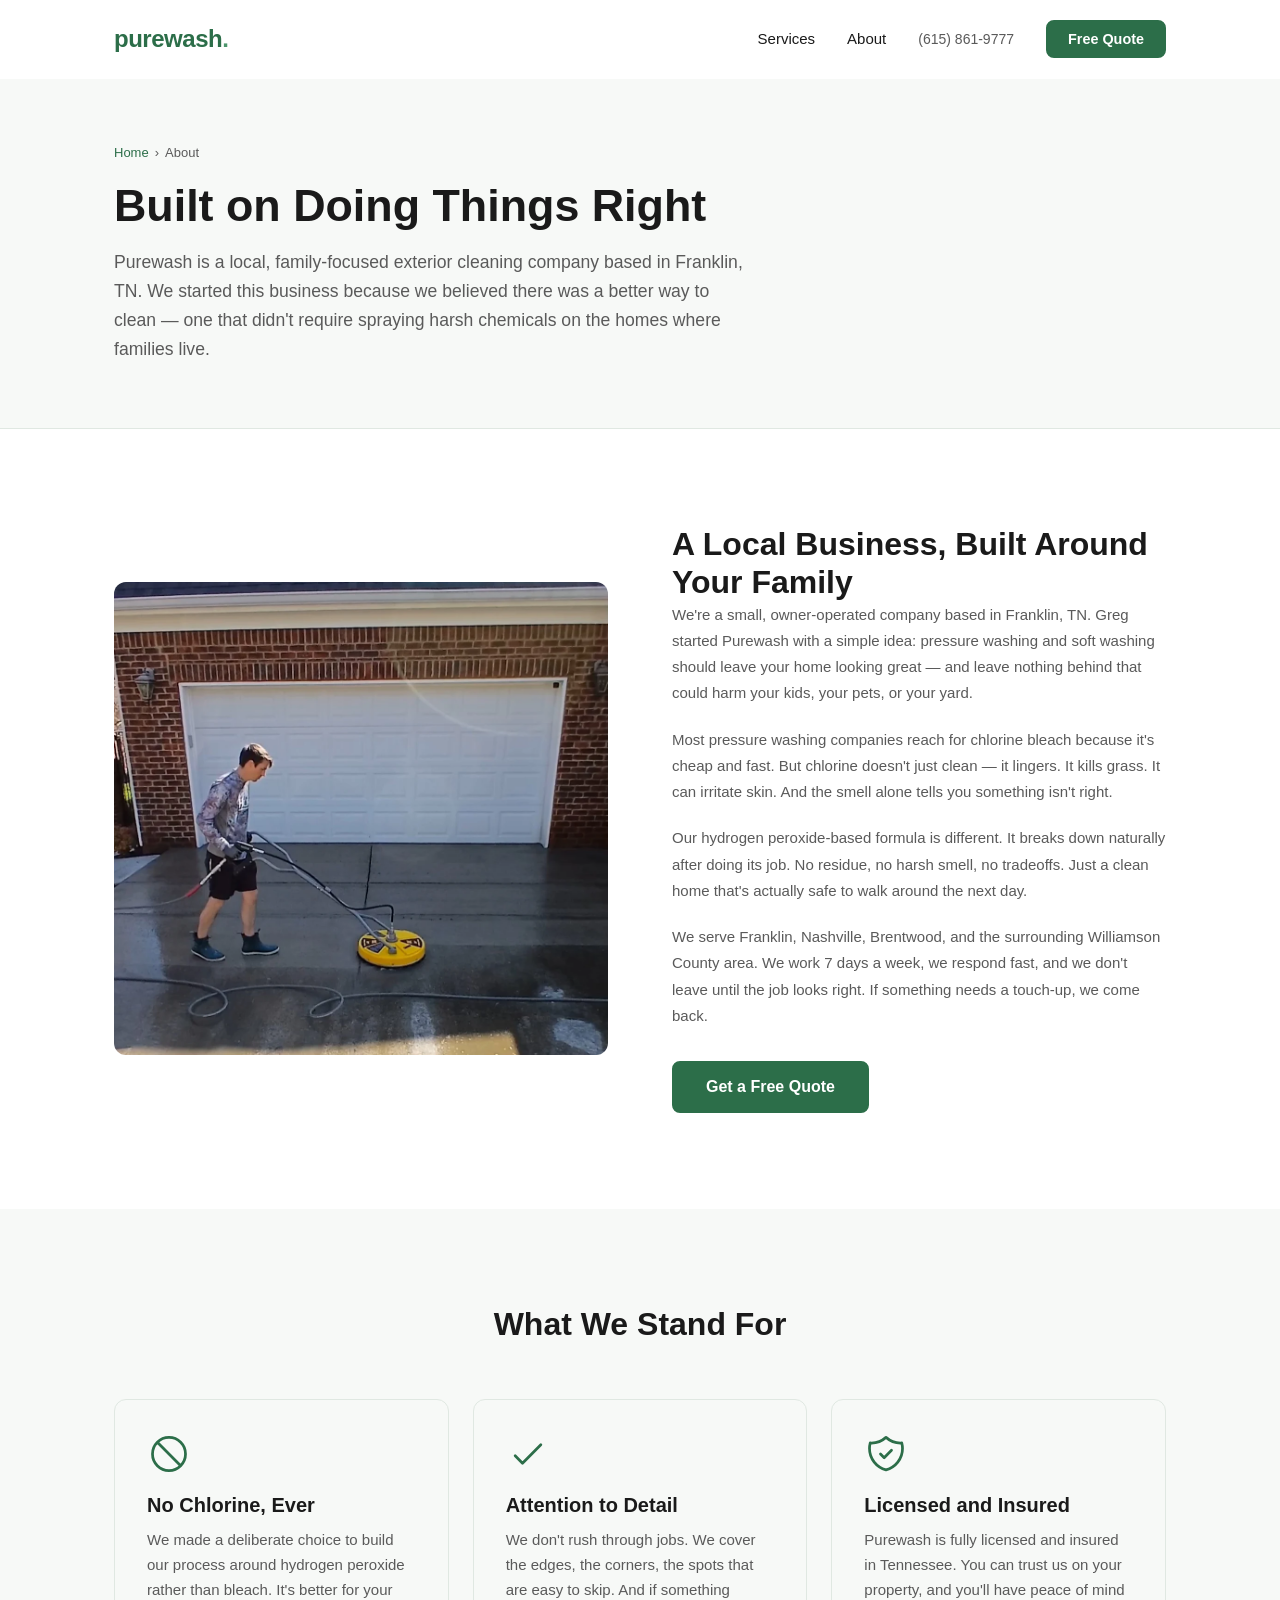
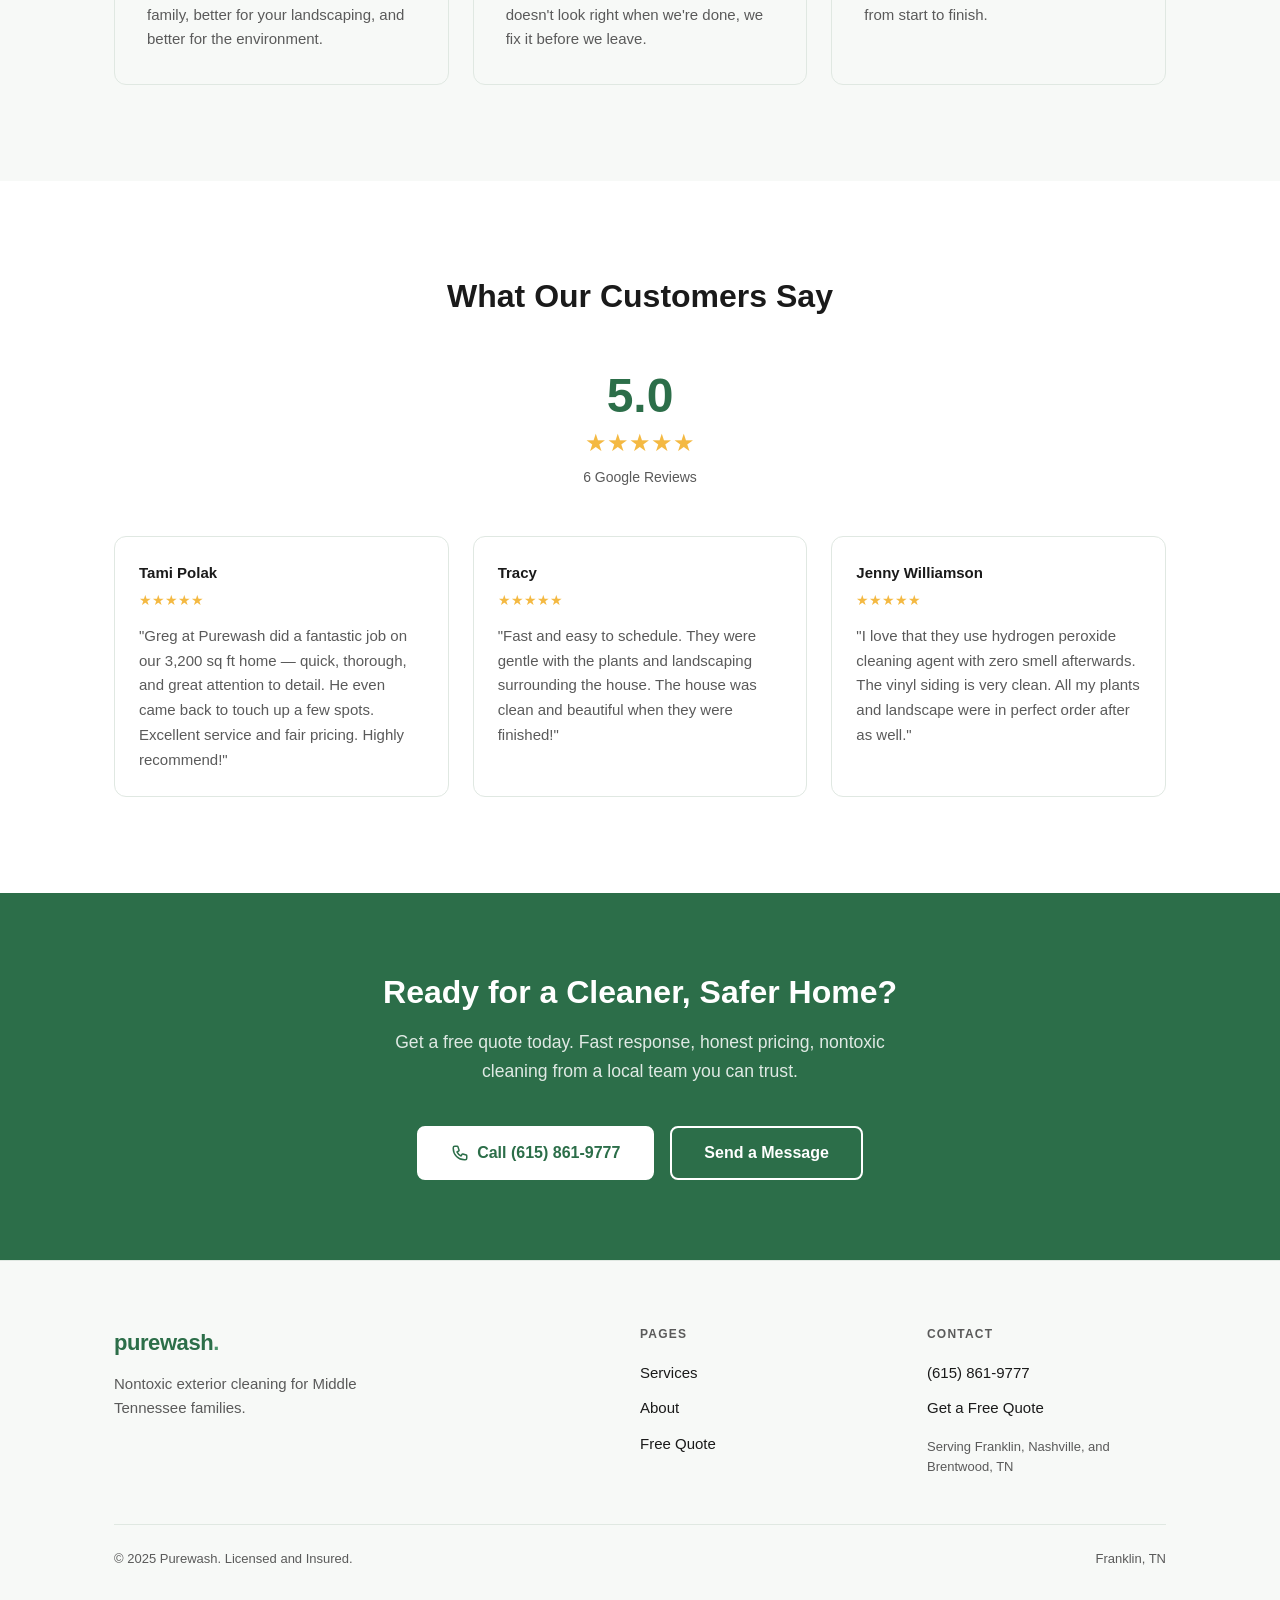
<file: about.html>
<!DOCTYPE html>
<html lang="en">
<head>
  <meta charset="UTF-8">
  <meta name="viewport" content="width=device-width, initial-scale=1">
  <title>About Purewash | Nontoxic Pressure Washing, Franklin TN</title>
  <meta name="description" content="Purewash is a family-focused, nontoxic exterior cleaning company serving Franklin, Nashville, and Brentwood TN. Licensed, insured, and built on doing things right.">
  <link rel="canonical" href="https://purewash.com/about/">
  <link rel="stylesheet" href="css/style.css">
</head>
<body>

<header class="site-header" id="site-header">
  <div class="header-inner">
    <a href="/" class="logo">purewash<span class="dot">.</span></a>
    <nav class="desktop-nav" aria-label="Main navigation">
      <a href="/services/">Services</a>
      <a href="/about/">About</a>
      <span class="header-phone">(615) 861-9777</span>
      <a href="/free-quote/" class="btn btn-primary">Free Quote</a>
    </nav>
    <button class="hamburger" id="hamburger" aria-label="Toggle navigation" aria-expanded="false">
      <span></span><span></span><span></span>
    </button>
  </div>
  <nav class="mobile-nav" id="mobile-nav" aria-label="Mobile navigation">
    <a href="/services/">Services</a>
    <a href="/about/">About</a>
    <a href="tel:6158619777">(615) 861-9777</a>
    <a href="/free-quote/" class="btn btn-primary">Free Quote</a>
  </nav>
</header>

<div class="page-hero">
  <div class="container">
    <div class="breadcrumb">
      <a href="/">Home</a>
      <span>›</span>
      <span>About</span>
    </div>
    <h1>Built on Doing Things Right</h1>
    <p class="page-hero-sub">Purewash is a local, family-focused exterior cleaning company based in Franklin, TN. We started this business because we believed there was a better way to clean — one that didn't require spraying harsh chemicals on the homes where families live.</p>
  </div>
</div>

<!-- Intro -->
<section class="section">
  <div class="container">
    <div class="about-intro">
      <div>
        <div class="img-slot img-slot--md">
          <img src="images/owner.webp" alt="Greg, owner of Purewash pressure washing in Franklin TN" loading="lazy" style="min-height:320px;">
        </div>
      </div>
      <div class="about-body">
        <h2>A Local Business, Built Around Your Family</h2>
        <p>We're a small, owner-operated company based in Franklin, TN. Greg started Purewash with a simple idea: pressure washing and soft washing should leave your home looking great — and leave nothing behind that could harm your kids, your pets, or your yard.</p>
        <p>Most pressure washing companies reach for chlorine bleach because it's cheap and fast. But chlorine doesn't just clean — it lingers. It kills grass. It can irritate skin. And the smell alone tells you something isn't right.</p>
        <p>Our hydrogen peroxide-based formula is different. It breaks down naturally after doing its job. No residue, no harsh smell, no tradeoffs. Just a clean home that's actually safe to walk around the next day.</p>
        <p>We serve Franklin, Nashville, Brentwood, and the surrounding Williamson County area. We work 7 days a week, we respond fast, and we don't leave until the job looks right. If something needs a touch-up, we come back.</p>
        <div style="margin-top:32px;">
          <a href="/free-quote/" class="btn btn-primary">Get a Free Quote</a>
        </div>
      </div>
    </div>
  </div>
</section>

<!-- Values -->
<section class="section-soft">
  <div class="container">
    <div class="section-header">
      <h2>What We Stand For</h2>
    </div>
    <div class="about-values">
      <div class="value-card">
        <div class="value-icon">
          <svg xmlns="http://www.w3.org/2000/svg" width="44" height="44" fill="none" viewBox="0 0 24 24" stroke="currentColor" stroke-width="1.5" aria-hidden="true"><path stroke-linecap="round" stroke-linejoin="round" d="M18.364 18.364A9 9 0 005.636 5.636m12.728 12.728A9 9 0 015.636 5.636m12.728 12.728L5.636 5.636"/></svg>
        </div>
        <h3>No Chlorine, Ever</h3>
        <p>We made a deliberate choice to build our process around hydrogen peroxide rather than bleach. It's better for your family, better for your landscaping, and better for the environment.</p>
      </div>
      <div class="value-card">
        <div class="value-icon">
          <svg xmlns="http://www.w3.org/2000/svg" width="44" height="44" fill="none" viewBox="0 0 24 24" stroke="currentColor" stroke-width="1.5" aria-hidden="true"><path stroke-linecap="round" stroke-linejoin="round" d="M5 13l4 4L19 7"/></svg>
        </div>
        <h3>Attention to Detail</h3>
        <p>We don't rush through jobs. We cover the edges, the corners, the spots that are easy to skip. And if something doesn't look right when we're done, we fix it before we leave.</p>
      </div>
      <div class="value-card">
        <div class="value-icon">
          <svg xmlns="http://www.w3.org/2000/svg" width="44" height="44" fill="none" viewBox="0 0 24 24" stroke="currentColor" stroke-width="1.5" aria-hidden="true"><path stroke-linecap="round" stroke-linejoin="round" d="M9 12l2 2 4-4m5.618-4.016A11.955 11.955 0 0112 2.944a11.955 11.955 0 01-8.618 3.04A12.02 12.02 0 003 9c0 5.591 3.824 10.29 9 11.622 5.176-1.332 9-6.03 9-11.622 0-1.042-.133-2.052-.382-3.016z"/></svg>
        </div>
        <h3>Licensed and Insured</h3>
        <p>Purewash is fully licensed and insured in Tennessee. You can trust us on your property, and you'll have peace of mind from start to finish.</p>
      </div>
    </div>
  </div>
</section>

<!-- Reviews -->
<section class="section">
  <div class="container">
    <div class="section-header">
      <h2>What Our Customers Say</h2>
    </div>
    <div class="reviews-badge">
      <div class="reviews-number">5.0</div>
      <div class="reviews-stars-large">★★★★★</div>
      <div class="reviews-count">6 Google Reviews</div>
    </div>
    <div class="reviews-grid">
      <div class="review-card">
        <p class="review-name">Tami Polak</p>
        <p class="review-stars">★★★★★</p>
        <p class="review-text">"Greg at Purewash did a fantastic job on our 3,200 sq ft home — quick, thorough, and great attention to detail. He even came back to touch up a few spots. Excellent service and fair pricing. Highly recommend!"</p>
      </div>
      <div class="review-card">
        <p class="review-name">Tracy</p>
        <p class="review-stars">★★★★★</p>
        <p class="review-text">"Fast and easy to schedule. They were gentle with the plants and landscaping surrounding the house. The house was clean and beautiful when they were finished!"</p>
      </div>
      <div class="review-card">
        <p class="review-name">Jenny Williamson</p>
        <p class="review-stars">★★★★★</p>
        <p class="review-text">"I love that they use hydrogen peroxide cleaning agent with zero smell afterwards. The vinyl siding is very clean. All my plants and landscape were in perfect order after as well."</p>
      </div>
    </div>
  </div>
</section>

<!-- Final CTA -->
<section class="final-cta">
  <h2>Ready for a Cleaner, Safer Home?</h2>
  <p class="final-cta-sub">Get a free quote today. Fast response, honest pricing, nontoxic cleaning from a local team you can trust.</p>
  <div class="final-cta-buttons">
    <a href="tel:6158619777" class="btn btn-white">
      <svg xmlns="http://www.w3.org/2000/svg" width="18" height="18" fill="none" viewBox="0 0 24 24" stroke="currentColor" stroke-width="2" aria-hidden="true"><path stroke-linecap="round" stroke-linejoin="round" d="M3 5a2 2 0 012-2h3.28a1 1 0 01.948.684l1.498 4.493a1 1 0 01-.502 1.21l-2.257 1.13a11.042 11.042 0 005.516 5.516l1.13-2.257a1 1 0 011.21-.502l4.493 1.498a1 1 0 01.684.949V19a2 2 0 01-2 2h-1C9.716 21 3 14.284 3 6V5z"/></svg>
      Call (615) 861-9777
    </a>
    <a href="/free-quote/" class="btn btn-outline-white">Send a Message</a>
  </div>
</section>

<footer class="site-footer">
  <div class="container">
    <div class="footer-grid">
      <div>
        <a href="/" class="footer-logo">purewash<span class="dot">.</span></a>
        <p class="footer-tagline">Nontoxic exterior cleaning for Middle Tennessee families.</p>
      </div>
      <div class="footer-col">
        <h4>Pages</h4>
        <ul>
          <li><a href="/services/">Services</a></li>
          <li><a href="/about/">About</a></li>
          <li><a href="/free-quote/">Free Quote</a></li>
        </ul>
      </div>
      <div class="footer-col">
        <h4>Contact</h4>
        <ul>
          <li><a href="tel:6158619777">(615) 861-9777</a></li>
          <li><a href="/free-quote/">Get a Free Quote</a></li>
        </ul>
        <p class="footer-service-area">Serving Franklin, Nashville, and Brentwood, TN</p>
      </div>
    </div>
    <div class="footer-bottom">
      <p>© 2025 Purewash. Licensed and Insured.</p>
      <p>Franklin, TN</p>
    </div>
  </div>
</footer>

<script src="js/main.js"></script>
</body>
</html>
</file>
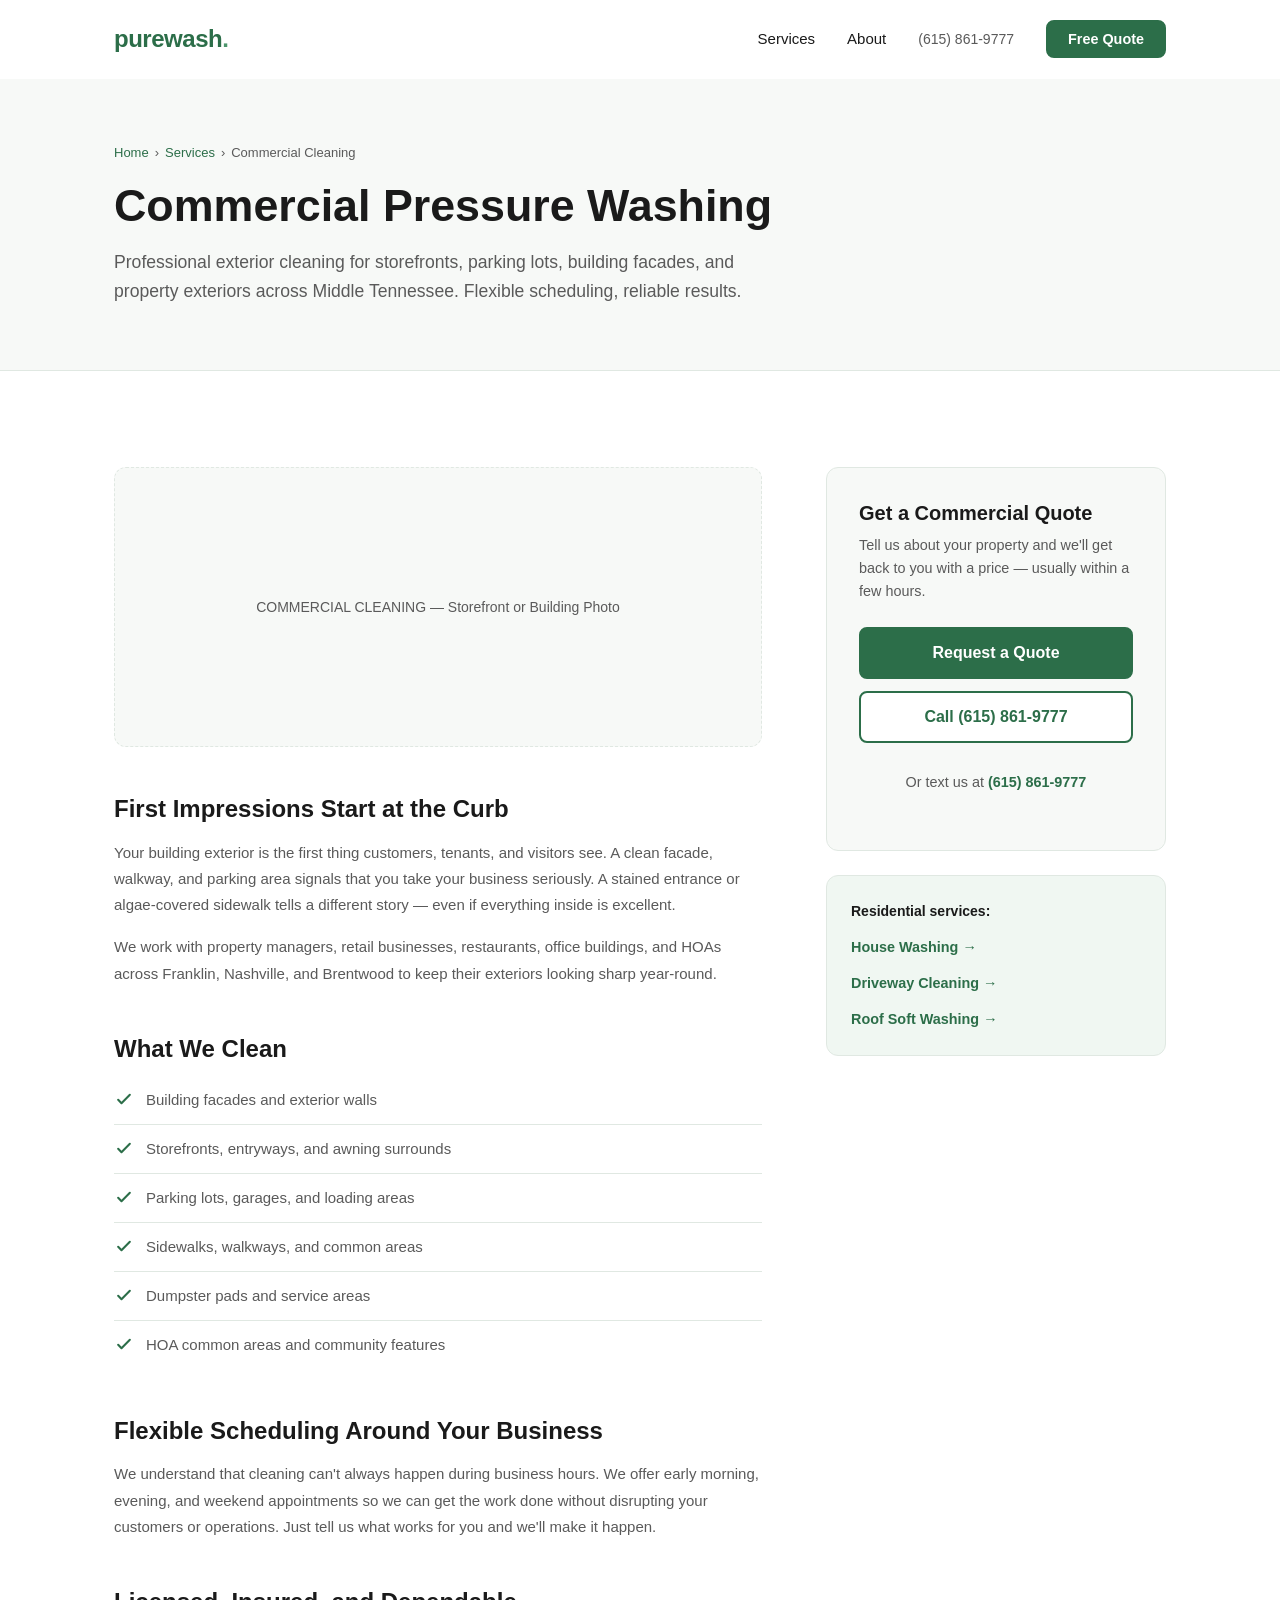
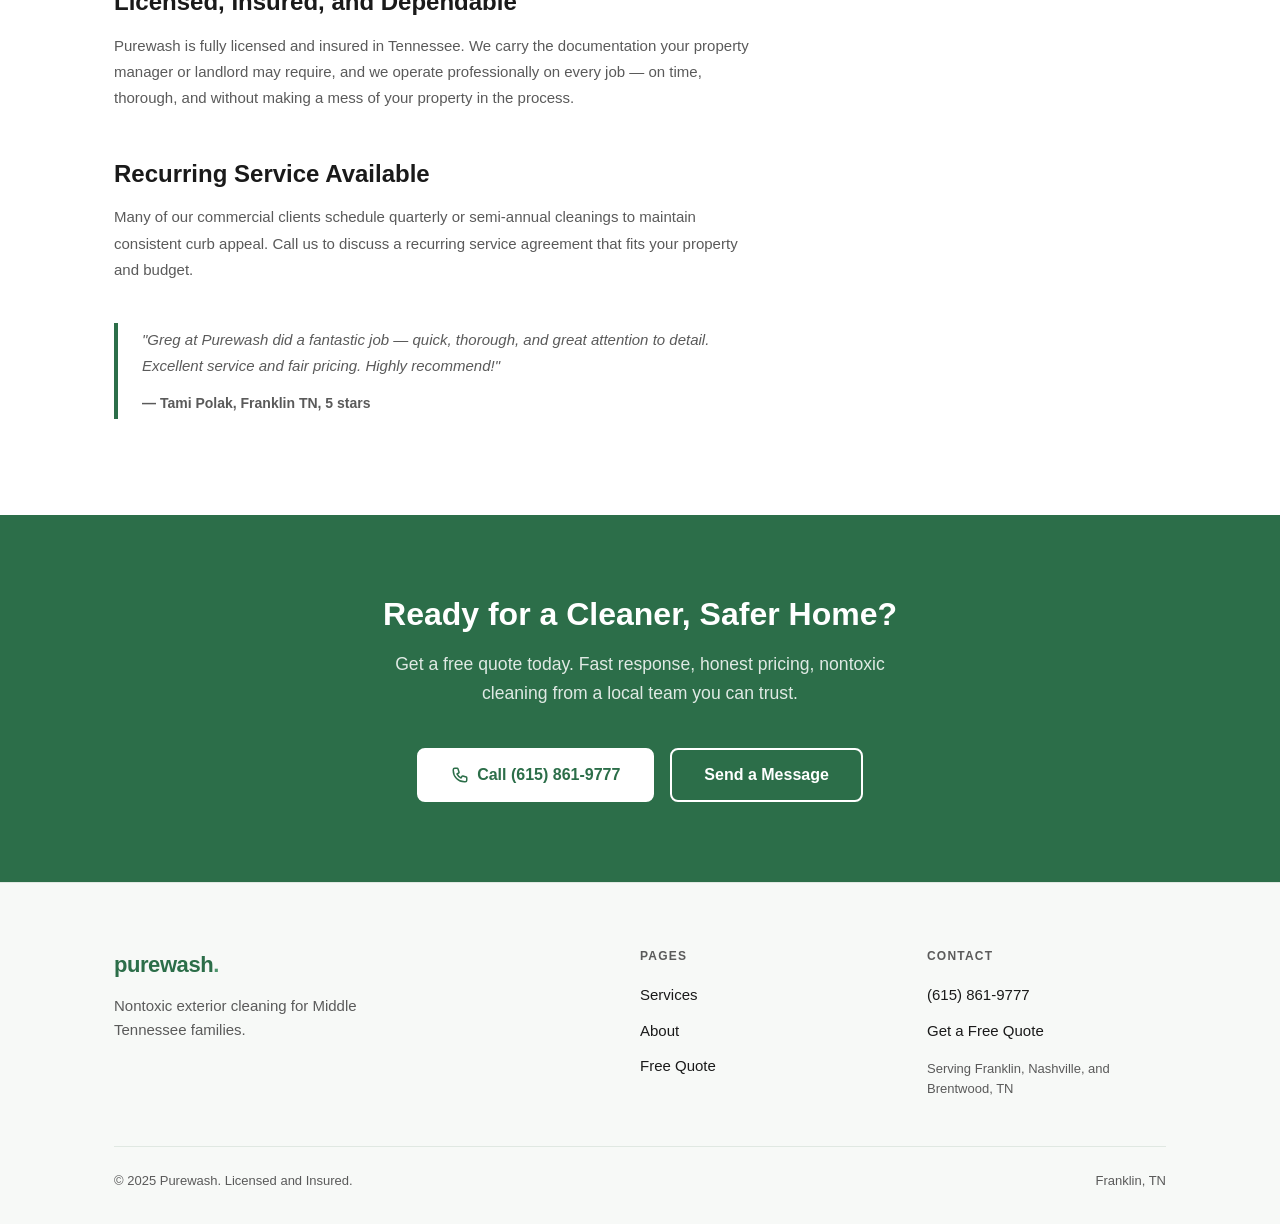
<file: commercial-cleaning.html>
<!DOCTYPE html>
<html lang="en">
<head>
  <meta charset="UTF-8">
  <meta name="viewport" content="width=device-width, initial-scale=1">
  <title>Commercial Pressure Washing in Franklin &amp; Nashville TN | Purewash</title>
  <meta name="description" content="Exterior cleaning for storefronts, parking lots, and buildings in Middle Tennessee. Professional results, flexible scheduling, licensed and insured.">
  <link rel="canonical" href="https://purewash.com/commercial-cleaning/">
  <link rel="stylesheet" href="css/style.css">
</head>
<body>

<header class="site-header" id="site-header">
  <div class="header-inner">
    <a href="/" class="logo">purewash<span class="dot">.</span></a>
    <nav class="desktop-nav" aria-label="Main navigation">
      <a href="/services/">Services</a>
      <a href="/about/">About</a>
      <span class="header-phone">(615) 861-9777</span>
      <a href="/free-quote/" class="btn btn-primary">Free Quote</a>
    </nav>
    <button class="hamburger" id="hamburger" aria-label="Toggle navigation" aria-expanded="false">
      <span></span><span></span><span></span>
    </button>
  </div>
  <nav class="mobile-nav" id="mobile-nav" aria-label="Mobile navigation">
    <a href="/services/">Services</a>
    <a href="/about/">About</a>
    <a href="tel:6158619777">(615) 861-9777</a>
    <a href="/free-quote/" class="btn btn-primary">Free Quote</a>
  </nav>
</header>

<div class="page-hero">
  <div class="container">
    <div class="breadcrumb">
      <a href="/">Home</a>
      <span>›</span>
      <a href="/services/">Services</a>
      <span>›</span>
      <span>Commercial Cleaning</span>
    </div>
    <h1>Commercial Pressure Washing</h1>
    <p class="page-hero-sub">Professional exterior cleaning for storefronts, parking lots, building facades, and property exteriors across Middle Tennessee. Flexible scheduling, reliable results.</p>
  </div>
</div>

<section class="section">
  <div class="container">
    <div class="service-page-layout">

      <div class="service-body">

        <div class="img-placeholder img-placeholder--md" style="margin-bottom:48px;">
          COMMERCIAL CLEANING — Storefront or Building Photo
        </div>

        <h2>First Impressions Start at the Curb</h2>
        <p>Your building exterior is the first thing customers, tenants, and visitors see. A clean facade, walkway, and parking area signals that you take your business seriously. A stained entrance or algae-covered sidewalk tells a different story — even if everything inside is excellent.</p>
        <p>We work with property managers, retail businesses, restaurants, office buildings, and HOAs across Franklin, Nashville, and Brentwood to keep their exteriors looking sharp year-round.</p>

        <h2>What We Clean</h2>
        <ul class="feature-list">
          <li>
            <svg class="check-icon" xmlns="http://www.w3.org/2000/svg" fill="none" viewBox="0 0 24 24" stroke="currentColor" stroke-width="2.5"><path stroke-linecap="round" stroke-linejoin="round" d="M5 13l4 4L19 7"/></svg>
            Building facades and exterior walls
          </li>
          <li>
            <svg class="check-icon" xmlns="http://www.w3.org/2000/svg" fill="none" viewBox="0 0 24 24" stroke="currentColor" stroke-width="2.5"><path stroke-linecap="round" stroke-linejoin="round" d="M5 13l4 4L19 7"/></svg>
            Storefronts, entryways, and awning surrounds
          </li>
          <li>
            <svg class="check-icon" xmlns="http://www.w3.org/2000/svg" fill="none" viewBox="0 0 24 24" stroke="currentColor" stroke-width="2.5"><path stroke-linecap="round" stroke-linejoin="round" d="M5 13l4 4L19 7"/></svg>
            Parking lots, garages, and loading areas
          </li>
          <li>
            <svg class="check-icon" xmlns="http://www.w3.org/2000/svg" fill="none" viewBox="0 0 24 24" stroke="currentColor" stroke-width="2.5"><path stroke-linecap="round" stroke-linejoin="round" d="M5 13l4 4L19 7"/></svg>
            Sidewalks, walkways, and common areas
          </li>
          <li>
            <svg class="check-icon" xmlns="http://www.w3.org/2000/svg" fill="none" viewBox="0 0 24 24" stroke="currentColor" stroke-width="2.5"><path stroke-linecap="round" stroke-linejoin="round" d="M5 13l4 4L19 7"/></svg>
            Dumpster pads and service areas
          </li>
          <li>
            <svg class="check-icon" xmlns="http://www.w3.org/2000/svg" fill="none" viewBox="0 0 24 24" stroke="currentColor" stroke-width="2.5"><path stroke-linecap="round" stroke-linejoin="round" d="M5 13l4 4L19 7"/></svg>
            HOA common areas and community features
          </li>
        </ul>

        <h2>Flexible Scheduling Around Your Business</h2>
        <p>We understand that cleaning can't always happen during business hours. We offer early morning, evening, and weekend appointments so we can get the work done without disrupting your customers or operations. Just tell us what works for you and we'll make it happen.</p>

        <h2>Licensed, Insured, and Dependable</h2>
        <p>Purewash is fully licensed and insured in Tennessee. We carry the documentation your property manager or landlord may require, and we operate professionally on every job — on time, thorough, and without making a mess of your property in the process.</p>

        <h2>Recurring Service Available</h2>
        <p>Many of our commercial clients schedule quarterly or semi-annual cleanings to maintain consistent curb appeal. Call us to discuss a recurring service agreement that fits your property and budget.</p>

        <blockquote class="pull-quote" style="margin-top:40px;">
          <p>"Greg at Purewash did a fantastic job — quick, thorough, and great attention to detail. Excellent service and fair pricing. Highly recommend!"</p>
          <cite>— Tami Polak, Franklin TN, 5 stars</cite>
        </blockquote>

      </div>

      <aside class="service-sidebar">
        <div class="sidebar-card">
          <h3>Get a Commercial Quote</h3>
          <p>Tell us about your property and we'll get back to you with a price — usually within a few hours.</p>
          <a href="/free-quote/" class="btn btn-primary">Request a Quote</a>
          <a href="tel:6158619777" class="btn btn-secondary">Call (615) 861-9777</a>
          <p class="sidebar-phone" style="margin-top:16px;">Or text us at <a href="tel:6158619777">(615) 861-9777</a></p>
        </div>
        <div style="margin-top:24px;padding:24px;background:var(--color-trust);border-radius:12px;border:1px solid var(--color-border);">
          <p style="font-size:0.875rem;font-weight:700;margin-bottom:12px;color:var(--color-text);">Residential services:</p>
          <ul style="display:flex;flex-direction:column;gap:10px;">
            <li><a href="/house-washing/" style="color:var(--color-primary);font-weight:600;font-size:0.9rem;">House Washing →</a></li>
            <li><a href="/driveway-cleaning/" style="color:var(--color-primary);font-weight:600;font-size:0.9rem;">Driveway Cleaning →</a></li>
            <li><a href="/roof-soft-washing/" style="color:var(--color-primary);font-weight:600;font-size:0.9rem;">Roof Soft Washing →</a></li>
          </ul>
        </div>
      </aside>

    </div>
  </div>
</section>

<section class="final-cta">
  <h2>Ready for a Cleaner, Safer Home?</h2>
  <p class="final-cta-sub">Get a free quote today. Fast response, honest pricing, nontoxic cleaning from a local team you can trust.</p>
  <div class="final-cta-buttons">
    <a href="tel:6158619777" class="btn btn-white">
      <svg xmlns="http://www.w3.org/2000/svg" width="18" height="18" fill="none" viewBox="0 0 24 24" stroke="currentColor" stroke-width="2" aria-hidden="true"><path stroke-linecap="round" stroke-linejoin="round" d="M3 5a2 2 0 012-2h3.28a1 1 0 01.948.684l1.498 4.493a1 1 0 01-.502 1.21l-2.257 1.13a11.042 11.042 0 005.516 5.516l1.13-2.257a1 1 0 011.21-.502l4.493 1.498a1 1 0 01.684.949V19a2 2 0 01-2 2h-1C9.716 21 3 14.284 3 6V5z"/></svg>
      Call (615) 861-9777
    </a>
    <a href="/free-quote/" class="btn btn-outline-white">Send a Message</a>
  </div>
</section>

<footer class="site-footer">
  <div class="container">
    <div class="footer-grid">
      <div>
        <a href="/" class="footer-logo">purewash<span class="dot">.</span></a>
        <p class="footer-tagline">Nontoxic exterior cleaning for Middle Tennessee families.</p>
      </div>
      <div class="footer-col">
        <h4>Pages</h4>
        <ul>
          <li><a href="/services/">Services</a></li>
          <li><a href="/about/">About</a></li>
          <li><a href="/free-quote/">Free Quote</a></li>
        </ul>
      </div>
      <div class="footer-col">
        <h4>Contact</h4>
        <ul>
          <li><a href="tel:6158619777">(615) 861-9777</a></li>
          <li><a href="/free-quote/">Get a Free Quote</a></li>
        </ul>
        <p class="footer-service-area">Serving Franklin, Nashville, and Brentwood, TN</p>
      </div>
    </div>
    <div class="footer-bottom">
      <p>© 2025 Purewash. Licensed and Insured.</p>
      <p>Franklin, TN</p>
    </div>
  </div>
</footer>

<script src="js/main.js"></script>
</body>
</html>
</file>
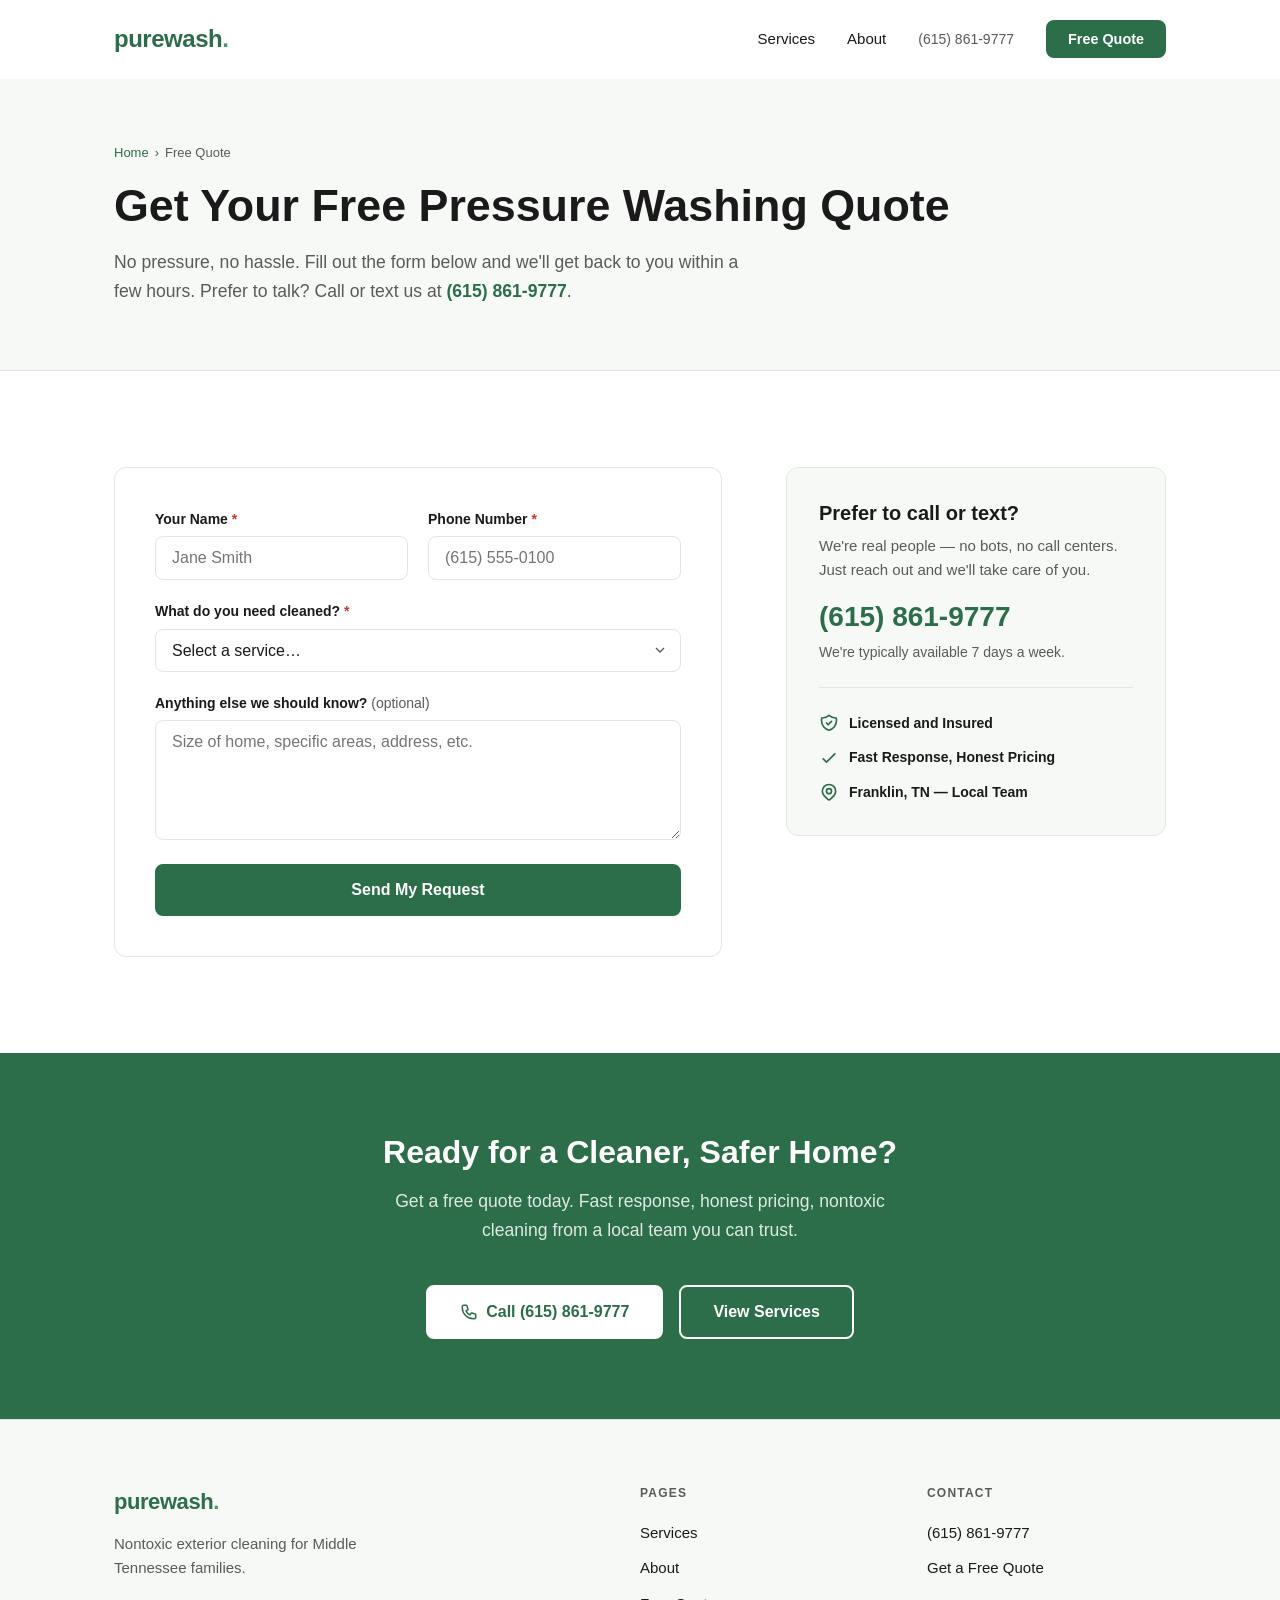
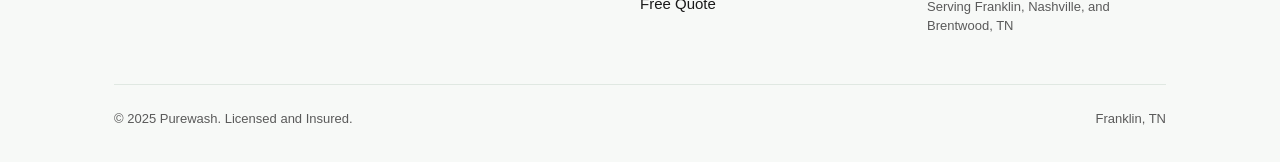
<file: free-quote.html>
<!DOCTYPE html>
<html lang="en">
<head>
  <meta charset="UTF-8">
  <meta name="viewport" content="width=device-width, initial-scale=1">
  <title>Get a Free Quote | Purewash — Franklin, Nashville &amp; Brentwood TN</title>
  <meta name="description" content="Request a free pressure washing quote from Purewash. Fast response, honest pricing, nontoxic cleaning for homes and businesses in Middle Tennessee.">
  <link rel="canonical" href="https://purewash.com/free-quote/">
  <link rel="stylesheet" href="css/style.css">
</head>
<body>

<header class="site-header" id="site-header">
  <div class="header-inner">
    <a href="/" class="logo">purewash<span class="dot">.</span></a>
    <nav class="desktop-nav" aria-label="Main navigation">
      <a href="/services/">Services</a>
      <a href="/about/">About</a>
      <span class="header-phone">(615) 861-9777</span>
      <a href="/free-quote/" class="btn btn-primary">Free Quote</a>
    </nav>
    <button class="hamburger" id="hamburger" aria-label="Toggle navigation" aria-expanded="false">
      <span></span><span></span><span></span>
    </button>
  </div>
  <nav class="mobile-nav" id="mobile-nav" aria-label="Mobile navigation">
    <a href="/services/">Services</a>
    <a href="/about/">About</a>
    <a href="tel:6158619777">(615) 861-9777</a>
    <a href="/free-quote/" class="btn btn-primary">Free Quote</a>
  </nav>
</header>

<div class="page-hero">
  <div class="container">
    <div class="breadcrumb">
      <a href="/">Home</a>
      <span>›</span>
      <span>Free Quote</span>
    </div>
    <h1>Get Your Free Pressure Washing Quote</h1>
    <p class="page-hero-sub">No pressure, no hassle. Fill out the form below and we'll get back to you within a few hours. Prefer to talk? Call or text us at <a href="tel:6158619777" style="color:var(--color-primary);font-weight:600;">(615) 861-9777</a>.</p>
  </div>
</div>

<section class="section">
  <div class="container">
    <div class="quote-layout">

      <div>
        <div class="quote-form-wrap">
          <form action="" method="POST" netlify>
            <input type="hidden" name="form-name" value="free-quote">
            <div class="form-grid">
              <div class="form-group">
                <label for="name">Your Name <span style="color:#c0392b">*</span></label>
                <input type="text" id="name" name="name" placeholder="Jane Smith" required>
              </div>
              <div class="form-group">
                <label for="phone">Phone Number <span style="color:#c0392b">*</span></label>
                <input type="tel" id="phone" name="phone" placeholder="(615) 555-0100" required>
              </div>
              <div class="form-group full">
                <label for="service">What do you need cleaned? <span style="color:#c0392b">*</span></label>
                <select id="service" name="service" required>
                  <option value="" disabled selected>Select a service…</option>
                  <option value="house-washing">House Washing</option>
                  <option value="driveway-cleaning">Driveway Cleaning</option>
                  <option value="roof-soft-washing">Roof Soft Washing</option>
                  <option value="commercial-cleaning">Commercial Cleaning</option>
                  <option value="not-sure">Not Sure</option>
                </select>
              </div>
              <div class="form-group full">
                <label for="message">Anything else we should know? <span style="color:var(--color-text-muted);font-weight:400;">(optional)</span></label>
                <textarea id="message" name="message" placeholder="Size of home, specific areas, address, etc."></textarea>
              </div>
            </div>
            <div class="form-submit-wrap">
              <button type="submit" class="btn btn-primary">Send My Request</button>
            </div>
          </form>
        </div>
      </div>

      <div class="contact-aside-card">
        <h3>Prefer to call or text?</h3>
        <p class="aside-sub">We're real people — no bots, no call centers. Just reach out and we'll take care of you.</p>
        <a href="tel:6158619777" class="contact-phone-link">(615) 861-9777</a>
        <p class="contact-avail">We're typically available 7 days a week.</p>
        <hr class="contact-divider">
        <div class="trust-item" style="justify-content:flex-start;margin-bottom:12px;">
          <svg xmlns="http://www.w3.org/2000/svg" width="20" height="20" fill="none" viewBox="0 0 24 24" stroke="currentColor" stroke-width="2" style="color:var(--color-primary)" aria-hidden="true"><path stroke-linecap="round" stroke-linejoin="round" d="M9 12l2 2 4-4m5.618-4.016A11.955 11.955 0 0112 2.944a11.955 11.955 0 01-8.618 3.04A12.02 12.02 0 003 9c0 5.591 3.824 10.29 9 11.622 5.176-1.332 9-6.03 9-11.622 0-1.042-.133-2.052-.382-3.016z"/></svg>
          <span style="font-size:0.875rem;font-weight:600;">Licensed and Insured</span>
        </div>
        <div class="trust-item" style="justify-content:flex-start;margin-bottom:12px;">
          <svg xmlns="http://www.w3.org/2000/svg" width="20" height="20" fill="none" viewBox="0 0 24 24" stroke="currentColor" stroke-width="2" style="color:var(--color-primary)" aria-hidden="true"><path stroke-linecap="round" stroke-linejoin="round" d="M5 13l4 4L19 7"/></svg>
          <span style="font-size:0.875rem;font-weight:600;">Fast Response, Honest Pricing</span>
        </div>
        <div class="trust-item" style="justify-content:flex-start;">
          <svg xmlns="http://www.w3.org/2000/svg" width="20" height="20" fill="none" viewBox="0 0 24 24" stroke="currentColor" stroke-width="2" style="color:var(--color-primary)" aria-hidden="true"><path stroke-linecap="round" stroke-linejoin="round" d="M17.657 16.657L13.414 20.9a1.998 1.998 0 01-2.827 0l-4.244-4.243a8 8 0 1111.314 0z"/><path stroke-linecap="round" stroke-linejoin="round" d="M15 11a3 3 0 11-6 0 3 3 0 016 0z"/></svg>
          <span style="font-size:0.875rem;font-weight:600;">Franklin, TN — Local Team</span>
        </div>
      </div>

    </div>
  </div>
</section>

<section class="final-cta">
  <h2>Ready for a Cleaner, Safer Home?</h2>
  <p class="final-cta-sub">Get a free quote today. Fast response, honest pricing, nontoxic cleaning from a local team you can trust.</p>
  <div class="final-cta-buttons">
    <a href="tel:6158619777" class="btn btn-white">
      <svg xmlns="http://www.w3.org/2000/svg" width="18" height="18" fill="none" viewBox="0 0 24 24" stroke="currentColor" stroke-width="2" aria-hidden="true"><path stroke-linecap="round" stroke-linejoin="round" d="M3 5a2 2 0 012-2h3.28a1 1 0 01.948.684l1.498 4.493a1 1 0 01-.502 1.21l-2.257 1.13a11.042 11.042 0 005.516 5.516l1.13-2.257a1 1 0 011.21-.502l4.493 1.498a1 1 0 01.684.949V19a2 2 0 01-2 2h-1C9.716 21 3 14.284 3 6V5z"/></svg>
      Call (615) 861-9777
    </a>
    <a href="/services/" class="btn btn-outline-white">View Services</a>
  </div>
</section>

<footer class="site-footer">
  <div class="container">
    <div class="footer-grid">
      <div>
        <a href="/" class="footer-logo">purewash<span class="dot">.</span></a>
        <p class="footer-tagline">Nontoxic exterior cleaning for Middle Tennessee families.</p>
      </div>
      <div class="footer-col">
        <h4>Pages</h4>
        <ul>
          <li><a href="/services/">Services</a></li>
          <li><a href="/about/">About</a></li>
          <li><a href="/free-quote/">Free Quote</a></li>
        </ul>
      </div>
      <div class="footer-col">
        <h4>Contact</h4>
        <ul>
          <li><a href="tel:6158619777">(615) 861-9777</a></li>
          <li><a href="/free-quote/">Get a Free Quote</a></li>
        </ul>
        <p class="footer-service-area">Serving Franklin, Nashville, and Brentwood, TN</p>
      </div>
    </div>
    <div class="footer-bottom">
      <p>© 2025 Purewash. Licensed and Insured.</p>
      <p>Franklin, TN</p>
    </div>
  </div>
</footer>

<script src="js/main.js"></script>
</body>
</html>
</file>
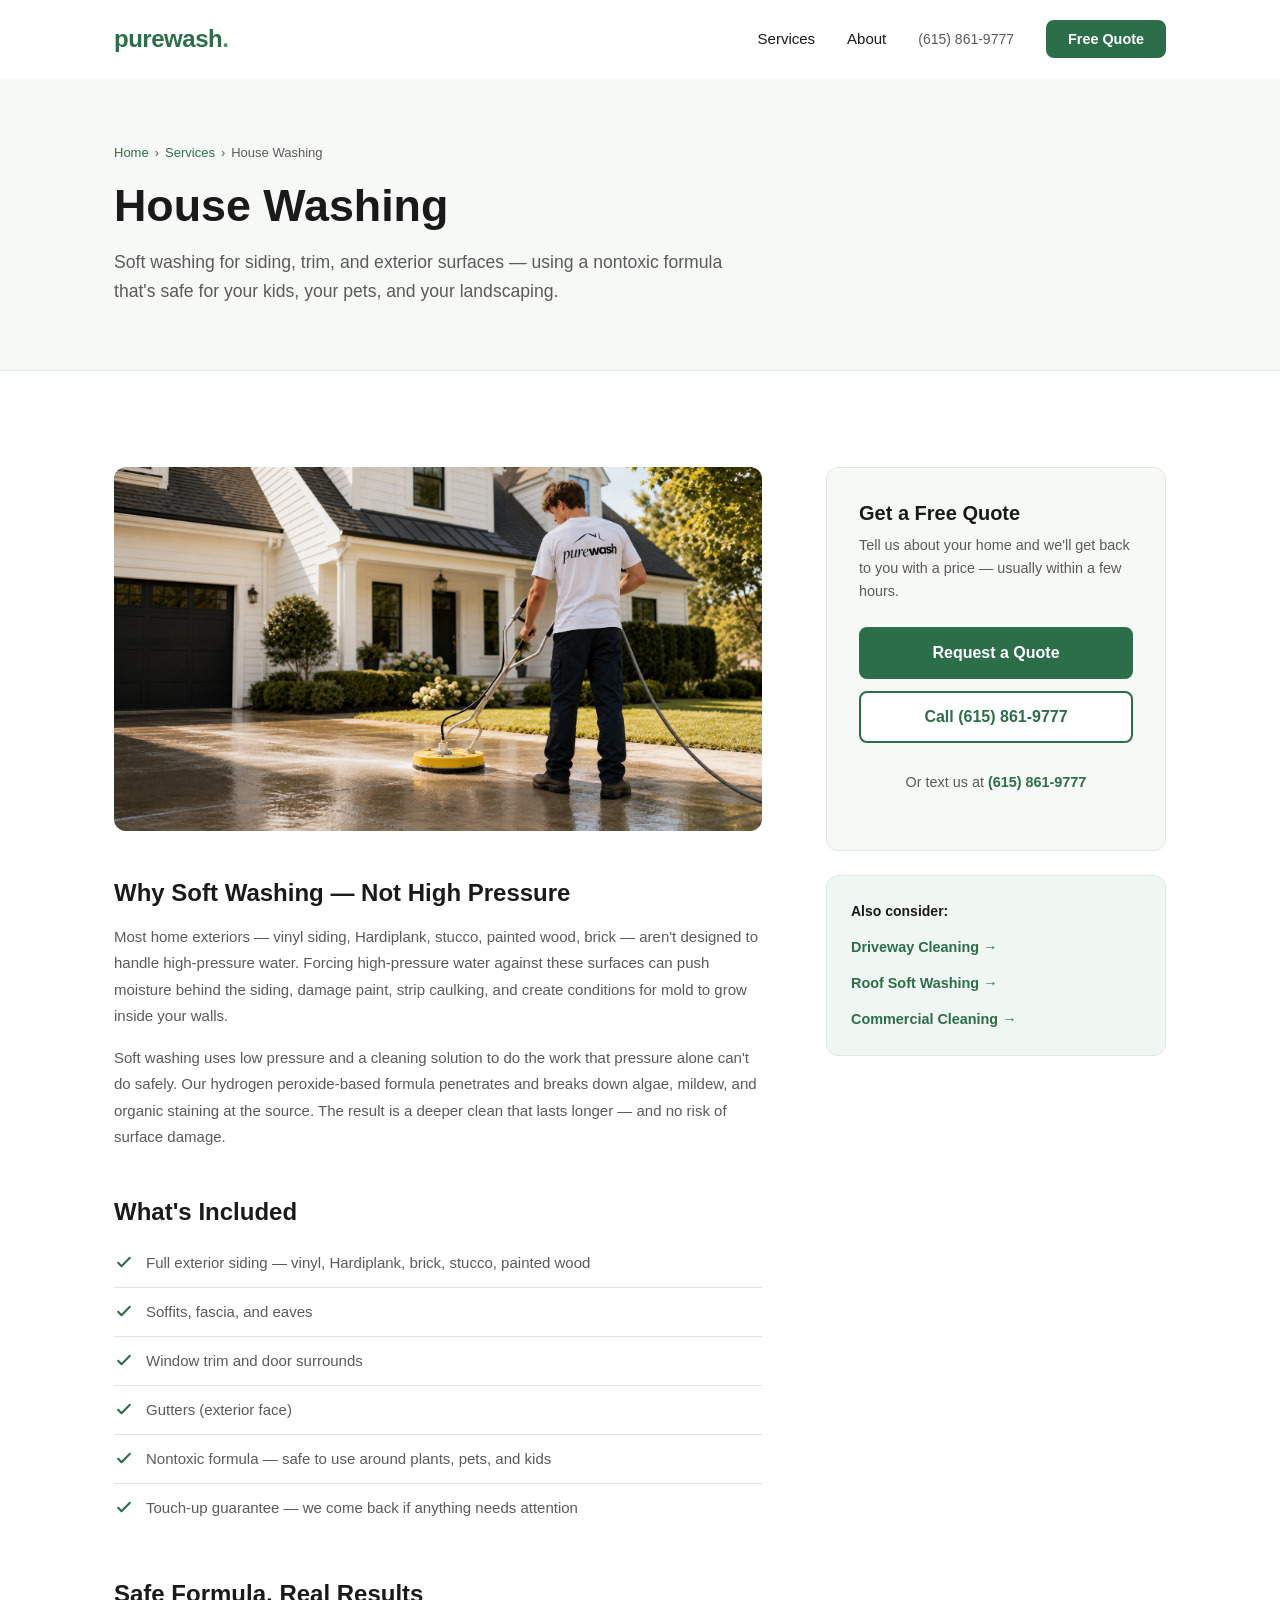
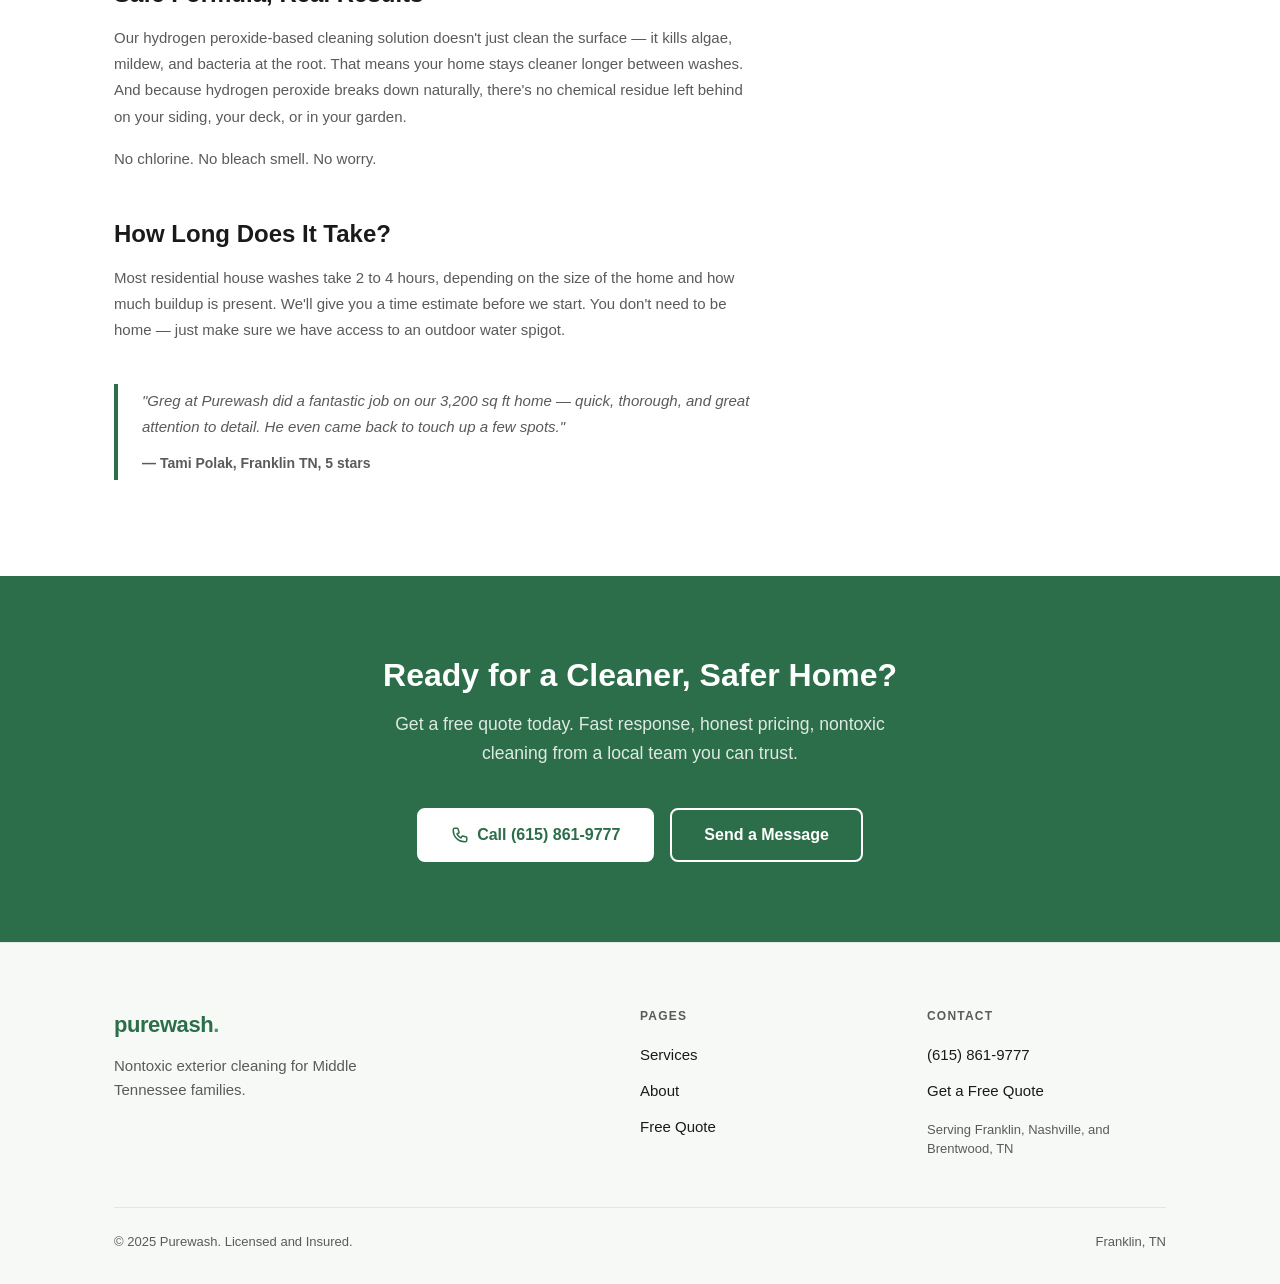
<file: house-washing.html>
<!DOCTYPE html>
<html lang="en">
<head>
  <meta charset="UTF-8">
  <meta name="viewport" content="width=device-width, initial-scale=1">
  <title>House Washing in Franklin &amp; Nashville TN | Purewash</title>
  <meta name="description" content="Soft washing for siding, trim, and exterior surfaces. Nontoxic hydrogen peroxide-based formula — safe for kids, pets, and plants. Serving Franklin, Nashville, Brentwood.">
  <link rel="canonical" href="https://purewash.com/house-washing/">
  <link rel="stylesheet" href="css/style.css">
</head>
<body>

<header class="site-header" id="site-header">
  <div class="header-inner">
    <a href="/" class="logo">purewash<span class="dot">.</span></a>
    <nav class="desktop-nav" aria-label="Main navigation">
      <a href="/services/">Services</a>
      <a href="/about/">About</a>
      <span class="header-phone">(615) 861-9777</span>
      <a href="/free-quote/" class="btn btn-primary">Free Quote</a>
    </nav>
    <button class="hamburger" id="hamburger" aria-label="Toggle navigation" aria-expanded="false">
      <span></span><span></span><span></span>
    </button>
  </div>
  <nav class="mobile-nav" id="mobile-nav" aria-label="Mobile navigation">
    <a href="/services/">Services</a>
    <a href="/about/">About</a>
    <a href="tel:6158619777">(615) 861-9777</a>
    <a href="/free-quote/" class="btn btn-primary">Free Quote</a>
  </nav>
</header>

<div class="page-hero">
  <div class="container">
    <div class="breadcrumb">
      <a href="/">Home</a>
      <span>›</span>
      <a href="/services/">Services</a>
      <span>›</span>
      <span>House Washing</span>
    </div>
    <h1>House Washing</h1>
    <p class="page-hero-sub">Soft washing for siding, trim, and exterior surfaces — using a nontoxic formula that's safe for your kids, your pets, and your landscaping.</p>
  </div>
</div>

<section class="section">
  <div class="container">
    <div class="service-page-layout">

      <div class="service-body">

        <div class="img-slot img-slot--md" style="margin-bottom:48px;">
          <img src="images/house-clean.png" alt="Clean home exterior after Purewash soft washing service in Franklin TN" loading="lazy">
        </div>

        <h2>Why Soft Washing — Not High Pressure</h2>
        <p>Most home exteriors — vinyl siding, Hardiplank, stucco, painted wood, brick — aren't designed to handle high-pressure water. Forcing high-pressure water against these surfaces can push moisture behind the siding, damage paint, strip caulking, and create conditions for mold to grow inside your walls.</p>
        <p>Soft washing uses low pressure and a cleaning solution to do the work that pressure alone can't do safely. Our hydrogen peroxide-based formula penetrates and breaks down algae, mildew, and organic staining at the source. The result is a deeper clean that lasts longer — and no risk of surface damage.</p>

        <h2>What's Included</h2>
        <ul class="feature-list">
          <li>
            <svg class="check-icon" xmlns="http://www.w3.org/2000/svg" fill="none" viewBox="0 0 24 24" stroke="currentColor" stroke-width="2.5"><path stroke-linecap="round" stroke-linejoin="round" d="M5 13l4 4L19 7"/></svg>
            Full exterior siding — vinyl, Hardiplank, brick, stucco, painted wood
          </li>
          <li>
            <svg class="check-icon" xmlns="http://www.w3.org/2000/svg" fill="none" viewBox="0 0 24 24" stroke="currentColor" stroke-width="2.5"><path stroke-linecap="round" stroke-linejoin="round" d="M5 13l4 4L19 7"/></svg>
            Soffits, fascia, and eaves
          </li>
          <li>
            <svg class="check-icon" xmlns="http://www.w3.org/2000/svg" fill="none" viewBox="0 0 24 24" stroke="currentColor" stroke-width="2.5"><path stroke-linecap="round" stroke-linejoin="round" d="M5 13l4 4L19 7"/></svg>
            Window trim and door surrounds
          </li>
          <li>
            <svg class="check-icon" xmlns="http://www.w3.org/2000/svg" fill="none" viewBox="0 0 24 24" stroke="currentColor" stroke-width="2.5"><path stroke-linecap="round" stroke-linejoin="round" d="M5 13l4 4L19 7"/></svg>
            Gutters (exterior face)
          </li>
          <li>
            <svg class="check-icon" xmlns="http://www.w3.org/2000/svg" fill="none" viewBox="0 0 24 24" stroke="currentColor" stroke-width="2.5"><path stroke-linecap="round" stroke-linejoin="round" d="M5 13l4 4L19 7"/></svg>
            Nontoxic formula — safe to use around plants, pets, and kids
          </li>
          <li>
            <svg class="check-icon" xmlns="http://www.w3.org/2000/svg" fill="none" viewBox="0 0 24 24" stroke="currentColor" stroke-width="2.5"><path stroke-linecap="round" stroke-linejoin="round" d="M5 13l4 4L19 7"/></svg>
            Touch-up guarantee — we come back if anything needs attention
          </li>
        </ul>

        <h2>Safe Formula, Real Results</h2>
        <p>Our hydrogen peroxide-based cleaning solution doesn't just clean the surface — it kills algae, mildew, and bacteria at the root. That means your home stays cleaner longer between washes. And because hydrogen peroxide breaks down naturally, there's no chemical residue left behind on your siding, your deck, or in your garden.</p>
        <p>No chlorine. No bleach smell. No worry.</p>

        <h2>How Long Does It Take?</h2>
        <p>Most residential house washes take 2 to 4 hours, depending on the size of the home and how much buildup is present. We'll give you a time estimate before we start. You don't need to be home — just make sure we have access to an outdoor water spigot.</p>

        <blockquote class="pull-quote" style="margin-top:40px;">
          <p>"Greg at Purewash did a fantastic job on our 3,200 sq ft home — quick, thorough, and great attention to detail. He even came back to touch up a few spots."</p>
          <cite>— Tami Polak, Franklin TN, 5 stars</cite>
        </blockquote>

      </div>

      <aside class="service-sidebar">
        <div class="sidebar-card">
          <h3>Get a Free Quote</h3>
          <p>Tell us about your home and we'll get back to you with a price — usually within a few hours.</p>
          <a href="/free-quote/" class="btn btn-primary">Request a Quote</a>
          <a href="tel:6158619777" class="btn btn-secondary">Call (615) 861-9777</a>
          <p class="sidebar-phone" style="margin-top:16px;">Or text us at <a href="tel:6158619777">(615) 861-9777</a></p>
        </div>
        <div style="margin-top:24px;padding:24px;background:var(--color-trust);border-radius:12px;border:1px solid var(--color-border);">
          <p style="font-size:0.875rem;font-weight:700;margin-bottom:12px;color:var(--color-text);">Also consider:</p>
          <ul style="display:flex;flex-direction:column;gap:10px;">
            <li><a href="/driveway-cleaning/" style="color:var(--color-primary);font-weight:600;font-size:0.9rem;">Driveway Cleaning →</a></li>
            <li><a href="/roof-soft-washing/" style="color:var(--color-primary);font-weight:600;font-size:0.9rem;">Roof Soft Washing →</a></li>
            <li><a href="/commercial-cleaning/" style="color:var(--color-primary);font-weight:600;font-size:0.9rem;">Commercial Cleaning →</a></li>
          </ul>
        </div>
      </aside>

    </div>
  </div>
</section>

<section class="final-cta">
  <h2>Ready for a Cleaner, Safer Home?</h2>
  <p class="final-cta-sub">Get a free quote today. Fast response, honest pricing, nontoxic cleaning from a local team you can trust.</p>
  <div class="final-cta-buttons">
    <a href="tel:6158619777" class="btn btn-white">
      <svg xmlns="http://www.w3.org/2000/svg" width="18" height="18" fill="none" viewBox="0 0 24 24" stroke="currentColor" stroke-width="2" aria-hidden="true"><path stroke-linecap="round" stroke-linejoin="round" d="M3 5a2 2 0 012-2h3.28a1 1 0 01.948.684l1.498 4.493a1 1 0 01-.502 1.21l-2.257 1.13a11.042 11.042 0 005.516 5.516l1.13-2.257a1 1 0 011.21-.502l4.493 1.498a1 1 0 01.684.949V19a2 2 0 01-2 2h-1C9.716 21 3 14.284 3 6V5z"/></svg>
      Call (615) 861-9777
    </a>
    <a href="/free-quote/" class="btn btn-outline-white">Send a Message</a>
  </div>
</section>

<footer class="site-footer">
  <div class="container">
    <div class="footer-grid">
      <div>
        <a href="/" class="footer-logo">purewash<span class="dot">.</span></a>
        <p class="footer-tagline">Nontoxic exterior cleaning for Middle Tennessee families.</p>
      </div>
      <div class="footer-col">
        <h4>Pages</h4>
        <ul>
          <li><a href="/services/">Services</a></li>
          <li><a href="/about/">About</a></li>
          <li><a href="/free-quote/">Free Quote</a></li>
        </ul>
      </div>
      <div class="footer-col">
        <h4>Contact</h4>
        <ul>
          <li><a href="tel:6158619777">(615) 861-9777</a></li>
          <li><a href="/free-quote/">Get a Free Quote</a></li>
        </ul>
        <p class="footer-service-area">Serving Franklin, Nashville, and Brentwood, TN</p>
      </div>
    </div>
    <div class="footer-bottom">
      <p>© 2025 Purewash. Licensed and Insured.</p>
      <p>Franklin, TN</p>
    </div>
  </div>
</footer>

<script src="js/main.js"></script>
</body>
</html>
</file>
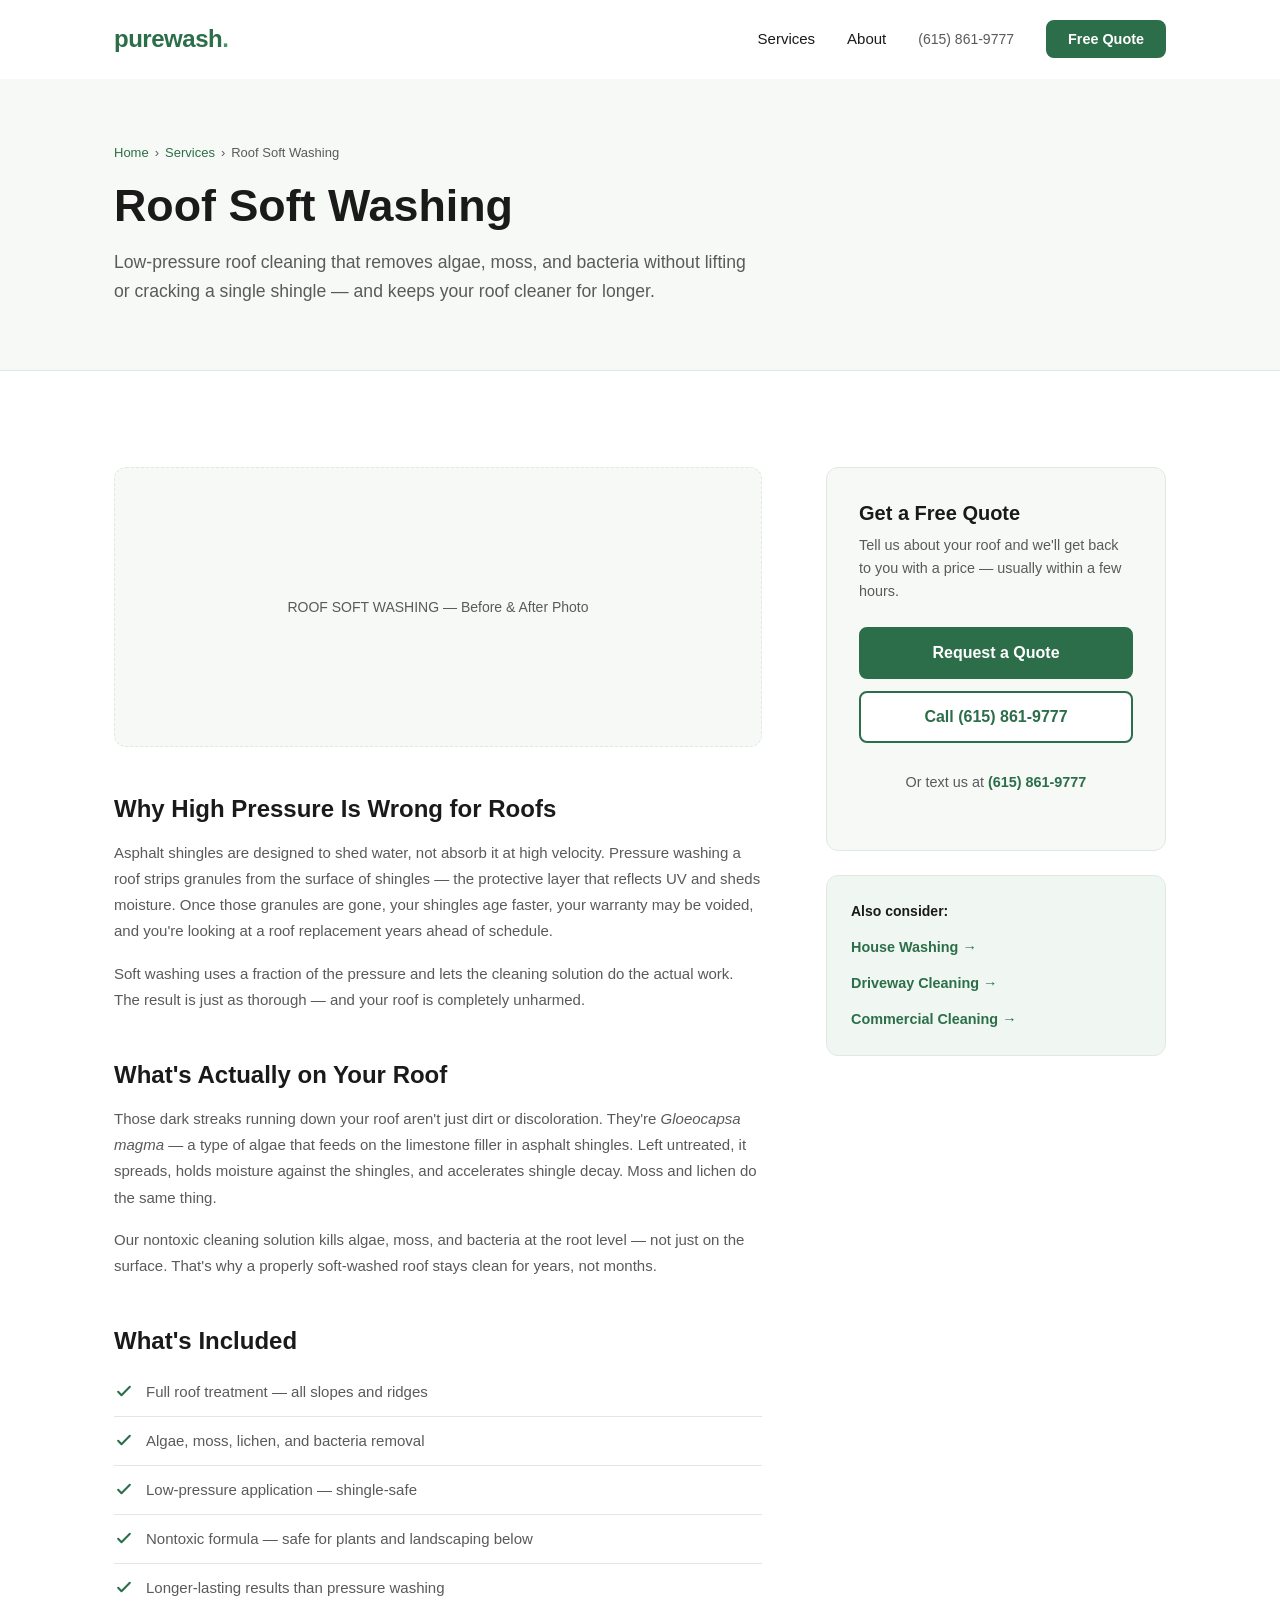
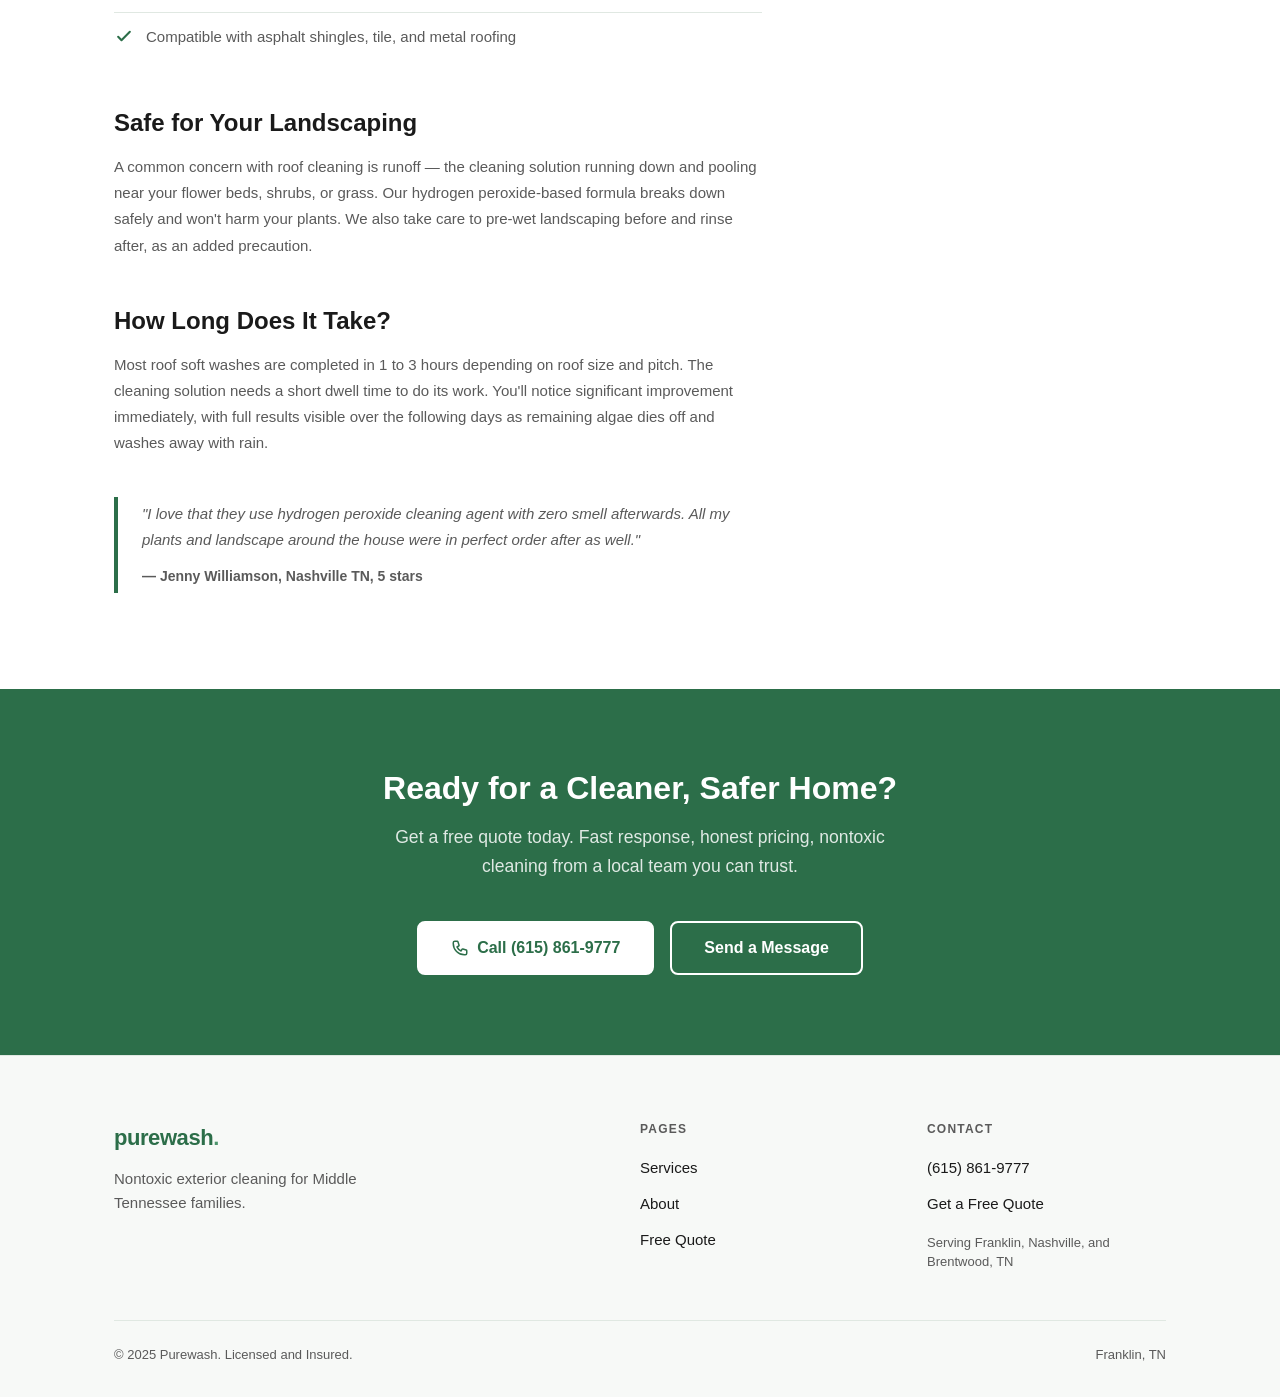
<file: roof-soft-washing.html>
<!DOCTYPE html>
<html lang="en">
<head>
  <meta charset="UTF-8">
  <meta name="viewport" content="width=device-width, initial-scale=1">
  <title>Roof Soft Washing in Franklin &amp; Nashville TN | Purewash</title>
  <meta name="description" content="Safe, low-pressure roof cleaning that removes algae and bacteria without damaging shingles. Nontoxic formula, longer-lasting results. Franklin, Nashville, Brentwood.">
  <link rel="canonical" href="https://purewash.com/roof-soft-washing/">
  <link rel="stylesheet" href="css/style.css">
</head>
<body>

<header class="site-header" id="site-header">
  <div class="header-inner">
    <a href="/" class="logo">purewash<span class="dot">.</span></a>
    <nav class="desktop-nav" aria-label="Main navigation">
      <a href="/services/">Services</a>
      <a href="/about/">About</a>
      <span class="header-phone">(615) 861-9777</span>
      <a href="/free-quote/" class="btn btn-primary">Free Quote</a>
    </nav>
    <button class="hamburger" id="hamburger" aria-label="Toggle navigation" aria-expanded="false">
      <span></span><span></span><span></span>
    </button>
  </div>
  <nav class="mobile-nav" id="mobile-nav" aria-label="Mobile navigation">
    <a href="/services/">Services</a>
    <a href="/about/">About</a>
    <a href="tel:6158619777">(615) 861-9777</a>
    <a href="/free-quote/" class="btn btn-primary">Free Quote</a>
  </nav>
</header>

<div class="page-hero">
  <div class="container">
    <div class="breadcrumb">
      <a href="/">Home</a>
      <span>›</span>
      <a href="/services/">Services</a>
      <span>›</span>
      <span>Roof Soft Washing</span>
    </div>
    <h1>Roof Soft Washing</h1>
    <p class="page-hero-sub">Low-pressure roof cleaning that removes algae, moss, and bacteria without lifting or cracking a single shingle — and keeps your roof cleaner for longer.</p>
  </div>
</div>

<section class="section">
  <div class="container">
    <div class="service-page-layout">

      <div class="service-body">

        <div class="img-placeholder img-placeholder--md" style="margin-bottom:48px;">
          ROOF SOFT WASHING — Before &amp; After Photo
        </div>

        <h2>Why High Pressure Is Wrong for Roofs</h2>
        <p>Asphalt shingles are designed to shed water, not absorb it at high velocity. Pressure washing a roof strips granules from the surface of shingles — the protective layer that reflects UV and sheds moisture. Once those granules are gone, your shingles age faster, your warranty may be voided, and you're looking at a roof replacement years ahead of schedule.</p>
        <p>Soft washing uses a fraction of the pressure and lets the cleaning solution do the actual work. The result is just as thorough — and your roof is completely unharmed.</p>

        <h2>What's Actually on Your Roof</h2>
        <p>Those dark streaks running down your roof aren't just dirt or discoloration. They're <em>Gloeocapsa magma</em> — a type of algae that feeds on the limestone filler in asphalt shingles. Left untreated, it spreads, holds moisture against the shingles, and accelerates shingle decay. Moss and lichen do the same thing.</p>
        <p>Our nontoxic cleaning solution kills algae, moss, and bacteria at the root level — not just on the surface. That's why a properly soft-washed roof stays clean for years, not months.</p>

        <h2>What's Included</h2>
        <ul class="feature-list">
          <li>
            <svg class="check-icon" xmlns="http://www.w3.org/2000/svg" fill="none" viewBox="0 0 24 24" stroke="currentColor" stroke-width="2.5"><path stroke-linecap="round" stroke-linejoin="round" d="M5 13l4 4L19 7"/></svg>
            Full roof treatment — all slopes and ridges
          </li>
          <li>
            <svg class="check-icon" xmlns="http://www.w3.org/2000/svg" fill="none" viewBox="0 0 24 24" stroke="currentColor" stroke-width="2.5"><path stroke-linecap="round" stroke-linejoin="round" d="M5 13l4 4L19 7"/></svg>
            Algae, moss, lichen, and bacteria removal
          </li>
          <li>
            <svg class="check-icon" xmlns="http://www.w3.org/2000/svg" fill="none" viewBox="0 0 24 24" stroke="currentColor" stroke-width="2.5"><path stroke-linecap="round" stroke-linejoin="round" d="M5 13l4 4L19 7"/></svg>
            Low-pressure application — shingle-safe
          </li>
          <li>
            <svg class="check-icon" xmlns="http://www.w3.org/2000/svg" fill="none" viewBox="0 0 24 24" stroke="currentColor" stroke-width="2.5"><path stroke-linecap="round" stroke-linejoin="round" d="M5 13l4 4L19 7"/></svg>
            Nontoxic formula — safe for plants and landscaping below
          </li>
          <li>
            <svg class="check-icon" xmlns="http://www.w3.org/2000/svg" fill="none" viewBox="0 0 24 24" stroke="currentColor" stroke-width="2.5"><path stroke-linecap="round" stroke-linejoin="round" d="M5 13l4 4L19 7"/></svg>
            Longer-lasting results than pressure washing
          </li>
          <li>
            <svg class="check-icon" xmlns="http://www.w3.org/2000/svg" fill="none" viewBox="0 0 24 24" stroke="currentColor" stroke-width="2.5"><path stroke-linecap="round" stroke-linejoin="round" d="M5 13l4 4L19 7"/></svg>
            Compatible with asphalt shingles, tile, and metal roofing
          </li>
        </ul>

        <h2>Safe for Your Landscaping</h2>
        <p>A common concern with roof cleaning is runoff — the cleaning solution running down and pooling near your flower beds, shrubs, or grass. Our hydrogen peroxide-based formula breaks down safely and won't harm your plants. We also take care to pre-wet landscaping before and rinse after, as an added precaution.</p>

        <h2>How Long Does It Take?</h2>
        <p>Most roof soft washes are completed in 1 to 3 hours depending on roof size and pitch. The cleaning solution needs a short dwell time to do its work. You'll notice significant improvement immediately, with full results visible over the following days as remaining algae dies off and washes away with rain.</p>

        <blockquote class="pull-quote" style="margin-top:40px;">
          <p>"I love that they use hydrogen peroxide cleaning agent with zero smell afterwards. All my plants and landscape around the house were in perfect order after as well."</p>
          <cite>— Jenny Williamson, Nashville TN, 5 stars</cite>
        </blockquote>

      </div>

      <aside class="service-sidebar">
        <div class="sidebar-card">
          <h3>Get a Free Quote</h3>
          <p>Tell us about your roof and we'll get back to you with a price — usually within a few hours.</p>
          <a href="/free-quote/" class="btn btn-primary">Request a Quote</a>
          <a href="tel:6158619777" class="btn btn-secondary">Call (615) 861-9777</a>
          <p class="sidebar-phone" style="margin-top:16px;">Or text us at <a href="tel:6158619777">(615) 861-9777</a></p>
        </div>
        <div style="margin-top:24px;padding:24px;background:var(--color-trust);border-radius:12px;border:1px solid var(--color-border);">
          <p style="font-size:0.875rem;font-weight:700;margin-bottom:12px;color:var(--color-text);">Also consider:</p>
          <ul style="display:flex;flex-direction:column;gap:10px;">
            <li><a href="/house-washing/" style="color:var(--color-primary);font-weight:600;font-size:0.9rem;">House Washing →</a></li>
            <li><a href="/driveway-cleaning/" style="color:var(--color-primary);font-weight:600;font-size:0.9rem;">Driveway Cleaning →</a></li>
            <li><a href="/commercial-cleaning/" style="color:var(--color-primary);font-weight:600;font-size:0.9rem;">Commercial Cleaning →</a></li>
          </ul>
        </div>
      </aside>

    </div>
  </div>
</section>

<section class="final-cta">
  <h2>Ready for a Cleaner, Safer Home?</h2>
  <p class="final-cta-sub">Get a free quote today. Fast response, honest pricing, nontoxic cleaning from a local team you can trust.</p>
  <div class="final-cta-buttons">
    <a href="tel:6158619777" class="btn btn-white">
      <svg xmlns="http://www.w3.org/2000/svg" width="18" height="18" fill="none" viewBox="0 0 24 24" stroke="currentColor" stroke-width="2" aria-hidden="true"><path stroke-linecap="round" stroke-linejoin="round" d="M3 5a2 2 0 012-2h3.28a1 1 0 01.948.684l1.498 4.493a1 1 0 01-.502 1.21l-2.257 1.13a11.042 11.042 0 005.516 5.516l1.13-2.257a1 1 0 011.21-.502l4.493 1.498a1 1 0 01.684.949V19a2 2 0 01-2 2h-1C9.716 21 3 14.284 3 6V5z"/></svg>
      Call (615) 861-9777
    </a>
    <a href="/free-quote/" class="btn btn-outline-white">Send a Message</a>
  </div>
</section>

<footer class="site-footer">
  <div class="container">
    <div class="footer-grid">
      <div>
        <a href="/" class="footer-logo">purewash<span class="dot">.</span></a>
        <p class="footer-tagline">Nontoxic exterior cleaning for Middle Tennessee families.</p>
      </div>
      <div class="footer-col">
        <h4>Pages</h4>
        <ul>
          <li><a href="/services/">Services</a></li>
          <li><a href="/about/">About</a></li>
          <li><a href="/free-quote/">Free Quote</a></li>
        </ul>
      </div>
      <div class="footer-col">
        <h4>Contact</h4>
        <ul>
          <li><a href="tel:6158619777">(615) 861-9777</a></li>
          <li><a href="/free-quote/">Get a Free Quote</a></li>
        </ul>
        <p class="footer-service-area">Serving Franklin, Nashville, and Brentwood, TN</p>
      </div>
    </div>
    <div class="footer-bottom">
      <p>© 2025 Purewash. Licensed and Insured.</p>
      <p>Franklin, TN</p>
    </div>
  </div>
</footer>

<script src="js/main.js"></script>
</body>
</html>
</file>
<file: css/style.css>
/* ========================================
   PUREWASH — Global Stylesheet
   ======================================== */

/* --- Variables --- */
:root {
  --color-primary: #2C6E49;
  --color-primary-light: #4C956C;
  --color-accent: #FFFFFF;
  --color-bg: #FFFFFF;
  --color-bg-soft: #F7F9F7;
  --color-text: #1A1A1A;
  --color-text-muted: #5A5A5A;
  --color-border: #E0E8E2;
  --color-cta: #2C6E49;
  --color-cta-hover: #1E4D34;
  --color-trust: #F0F7F2;
}

/* --- Reset --- */
*, *::before, *::after {
  box-sizing: border-box;
  margin: 0;
  padding: 0;
}

html {
  font-size: 16px;
  scroll-behavior: smooth;
}

body {
  font-family: -apple-system, BlinkMacSystemFont, 'Segoe UI', Roboto, sans-serif;
  font-size: 1rem;
  line-height: 1.6;
  color: var(--color-text);
  background-color: var(--color-bg);
}

img {
  max-width: 100%;
  display: block;
}

a {
  color: inherit;
  text-decoration: none;
}

ul, ol {
  list-style: none;
}

/* --- Typography --- */
h1 { font-size: 2.8rem; font-weight: 700; line-height: 1.15; }
h2 { font-size: 2rem; font-weight: 700; line-height: 1.2; }
h3 { font-size: 1.25rem; font-weight: 600; line-height: 1.3; }
p { margin-bottom: 1rem; }
p:last-child { margin-bottom: 0; }

/* --- Layout --- */
.container {
  max-width: 1100px;
  margin: 0 auto;
  padding: 0 24px;
}

.section {
  padding: 96px 0;
}

.section-soft {
  padding: 96px 0;
  background-color: var(--color-bg-soft);
}

.text-center { text-align: center; }

.section-header {
  text-align: center;
  margin-bottom: 56px;
}

.section-header h2 {
  margin-bottom: 12px;
}

.section-header p {
  color: var(--color-text-muted);
  font-size: 1.05rem;
  max-width: 560px;
  margin: 0 auto;
}

/* --- Buttons --- */
.btn {
  display: inline-flex;
  align-items: center;
  justify-content: center;
  gap: 8px;
  padding: 16px 32px;
  border-radius: 8px;
  font-size: 1rem;
  font-weight: 600;
  text-decoration: none;
  cursor: pointer;
  border: 2px solid transparent;
  transition: background-color 0.18s ease, color 0.18s ease, border-color 0.18s ease;
  line-height: 1;
  white-space: nowrap;
}

.btn-primary {
  background-color: var(--color-cta);
  color: #ffffff;
  border-color: var(--color-cta);
}

.btn-primary:hover {
  background-color: var(--color-cta-hover);
  border-color: var(--color-cta-hover);
}

.btn-secondary {
  background-color: #ffffff;
  color: var(--color-cta);
  border-color: var(--color-cta);
}

.btn-secondary:hover {
  background-color: var(--color-trust);
}

.btn-white {
  background-color: #ffffff;
  color: var(--color-cta);
  border-color: #ffffff;
}

.btn-white:hover {
  background-color: #f0f0f0;
}

.btn-outline-white {
  background-color: transparent;
  color: #ffffff;
  border-color: #ffffff;
}

.btn-outline-white:hover {
  background-color: rgba(255, 255, 255, 0.12);
}

/* --- Image Placeholders --- */
.img-placeholder {
  background-color: var(--color-bg-soft);
  border: 1px dashed var(--color-border);
  border-radius: 12px;
  display: flex;
  align-items: center;
  justify-content: center;
  color: var(--color-text-muted);
  font-size: 0.875rem;
  text-align: center;
  padding: 24px;
  width: 100%;
}

.img-placeholder--hero  { min-height: 480px; }
.img-placeholder--md    { min-height: 280px; }
.img-placeholder--sm    { min-height: 200px; }

/* Real images that fill a slot */
.img-slot {
  border-radius: 12px;
  overflow: hidden;
  width: 100%;
}

.img-slot img {
  width: 100%;
  height: 100%;
  object-fit: cover;
  display: block;
}

.img-slot--hero { min-height: 480px; }
.img-slot--md   { min-height: 280px; }

/* ========================================
   HEADER
   ======================================== */

.site-header {
  position: sticky;
  top: 0;
  z-index: 100;
  background-color: var(--color-bg);
  border-bottom: 1px solid transparent;
  transition: border-color 0.2s ease, box-shadow 0.2s ease;
}

.site-header.scrolled {
  border-bottom-color: var(--color-border);
  box-shadow: 0 2px 12px rgba(0, 0, 0, 0.07);
}

.header-inner {
  display: flex;
  align-items: center;
  justify-content: space-between;
  padding: 20px 24px;
  max-width: 1100px;
  margin: 0 auto;
}

.logo {
  font-size: 1.5rem;
  font-weight: 700;
  color: var(--color-primary);
  text-decoration: none;
  letter-spacing: -0.02em;
}

.logo .dot {
  color: var(--color-primary-light);
}

.desktop-nav {
  display: flex;
  align-items: center;
  gap: 32px;
}

.desktop-nav a:not(.btn) {
  color: var(--color-text);
  font-weight: 500;
  font-size: 0.9375rem;
  transition: color 0.18s;
}

.desktop-nav a:not(.btn):hover {
  color: var(--color-primary);
}

.header-phone {
  color: var(--color-text-muted);
  font-size: 0.875rem;
  font-weight: 500;
}

.desktop-nav .btn {
  padding: 10px 20px;
  font-size: 0.9rem;
}

/* Hamburger */
.hamburger {
  display: none;
  flex-direction: column;
  gap: 5px;
  background: none;
  border: none;
  cursor: pointer;
  padding: 4px;
  margin-left: 8px;
}

.hamburger span {
  display: block;
  width: 24px;
  height: 2px;
  background-color: var(--color-text);
  border-radius: 2px;
  transition: transform 0.2s ease, opacity 0.2s ease;
}

.hamburger.open span:nth-child(1) {
  transform: translateY(7px) rotate(45deg);
}
.hamburger.open span:nth-child(2) {
  opacity: 0;
}
.hamburger.open span:nth-child(3) {
  transform: translateY(-7px) rotate(-45deg);
}

/* Mobile nav */
.mobile-nav {
  display: none;
  flex-direction: column;
  background-color: var(--color-bg);
  border-top: 1px solid var(--color-border);
  padding: 8px 24px 24px;
}

.mobile-nav.open {
  display: flex;
}

.mobile-nav a:not(.btn) {
  padding: 14px 0;
  border-bottom: 1px solid var(--color-border);
  font-weight: 500;
  font-size: 1rem;
  color: var(--color-text);
}

.mobile-nav a:not(.btn):last-of-type {
  border-bottom: none;
}

.mobile-nav .btn {
  margin-top: 16px;
  text-align: center;
}

/* ========================================
   FOOTER
   ======================================== */

.site-footer {
  background-color: var(--color-bg-soft);
  border-top: 1px solid var(--color-border);
  padding: 64px 0 32px;
}

.footer-grid {
  display: grid;
  grid-template-columns: 2fr 1fr 1fr;
  gap: 48px;
  margin-bottom: 48px;
}

.footer-logo {
  font-size: 1.375rem;
  font-weight: 700;
  color: var(--color-primary);
  display: block;
  margin-bottom: 12px;
  letter-spacing: -0.02em;
}

.footer-logo .dot {
  color: var(--color-primary-light);
}

.footer-tagline {
  color: var(--color-text-muted);
  font-size: 0.9375rem;
  line-height: 1.6;
  max-width: 280px;
}

.footer-col h4 {
  font-size: 0.75rem;
  font-weight: 700;
  text-transform: uppercase;
  letter-spacing: 0.1em;
  color: var(--color-text-muted);
  margin-bottom: 16px;
}

.footer-col ul li {
  margin-bottom: 10px;
}

.footer-col ul li a {
  color: var(--color-text);
  font-size: 0.9375rem;
  transition: color 0.18s;
}

.footer-col ul li a:hover {
  color: var(--color-primary);
}

.footer-service-area {
  margin-top: 16px;
  font-size: 0.8125rem;
  color: var(--color-text-muted);
  line-height: 1.5;
}

.footer-bottom {
  border-top: 1px solid var(--color-border);
  padding-top: 24px;
  display: flex;
  justify-content: space-between;
  align-items: center;
  flex-wrap: wrap;
  gap: 8px;
}

.footer-bottom p {
  font-size: 0.8125rem;
  color: var(--color-text-muted);
  margin: 0;
}

/* ========================================
   HERO — Homepage
   ======================================== */

.hero {
  min-height: 80vh;
  display: flex;
  align-items: center;
  padding: 80px 0;
}

.hero-grid {
  display: grid;
  grid-template-columns: 1fr 1fr;
  gap: 64px;
  align-items: center;
}

.hero-content h1 {
  margin-bottom: 24px;
}

.hero-content .hero-sub {
  font-size: 1.2rem;
  color: var(--color-text-muted);
  margin-bottom: 32px;
  line-height: 1.65;
}

.hero-buttons {
  display: flex;
  gap: 16px;
  flex-wrap: wrap;
  margin-bottom: 20px;
  align-items: center;
}

.hero-area-note {
  font-size: 0.875rem;
  color: var(--color-text-muted);
}

/* ========================================
   TRUST STRIP
   ======================================== */

.trust-strip {
  background-color: var(--color-trust);
  padding: 28px 0;
  border-top: 1px solid var(--color-border);
  border-bottom: 1px solid var(--color-border);
}

.trust-items {
  display: flex;
  justify-content: center;
  gap: 56px;
  flex-wrap: wrap;
}

.trust-item {
  display: flex;
  align-items: center;
  gap: 10px;
}

.trust-item svg {
  color: var(--color-primary);
  flex-shrink: 0;
}

.trust-item span {
  font-size: 0.9rem;
  font-weight: 600;
  color: var(--color-text);
  white-space: nowrap;
}

/* ========================================
   TWO-COLUMN SECTIONS
   ======================================== */

.two-col {
  display: grid;
  grid-template-columns: 1fr 1fr;
  gap: 64px;
  align-items: center;
}

.two-col .col-text h2 {
  margin-bottom: 8px;
}

.two-col .col-text .col-label {
  color: var(--color-primary);
  font-size: 1rem;
  font-weight: 600;
  margin-bottom: 20px;
  display: block;
}

.two-col .col-text p {
  color: var(--color-text-muted);
  font-size: 0.9375rem;
  line-height: 1.75;
}

/* ========================================
   SOLUTION SECTION
   ======================================== */

.solution-inner {
  max-width: 720px;
  margin: 0 auto;
  text-align: center;
}

.solution-inner h2 {
  margin-bottom: 20px;
}

.solution-inner p {
  color: var(--color-text-muted);
  font-size: 1rem;
  line-height: 1.75;
}

.pull-quote {
  border-left: 4px solid var(--color-primary);
  padding: 4px 0 4px 24px;
  margin-top: 40px;
  text-align: left;
}

.pull-quote p {
  font-style: italic;
  color: var(--color-text-muted);
  font-size: 1.05rem;
  margin-bottom: 10px;
}

.pull-quote cite {
  font-style: normal;
  font-size: 0.875rem;
  color: var(--color-text-muted);
  font-weight: 600;
}

/* ========================================
   SERVICES GRID
   ======================================== */

.services-grid {
  display: grid;
  grid-template-columns: 1fr 1fr;
  gap: 24px;
  margin-bottom: 48px;
}

.service-card {
  background-color: var(--color-bg);
  border: 1px solid var(--color-border);
  border-radius: 12px;
  padding: 28px;
  transition: box-shadow 0.2s ease;
}

.service-card:hover {
  box-shadow: 0 2px 12px rgba(0, 0, 0, 0.07);
}

.service-card-icon {
  width: 44px;
  height: 44px;
  color: var(--color-primary);
  margin-bottom: 16px;
}

.service-card h3 {
  margin-bottom: 8px;
}

.service-card p {
  color: var(--color-text-muted);
  font-size: 0.9375rem;
  margin-bottom: 20px;
}

.service-card-link {
  color: var(--color-primary);
  font-weight: 600;
  font-size: 0.9375rem;
  display: inline-flex;
  align-items: center;
  gap: 4px;
  transition: gap 0.15s;
}

.service-card-link:hover {
  gap: 8px;
}

/* ========================================
   WHY PUREWASH
   ======================================== */

.why-grid {
  display: grid;
  grid-template-columns: repeat(3, 1fr);
  gap: 48px;
}

.why-item {
  text-align: center;
}

.why-icon {
  width: 56px;
  height: 56px;
  background-color: var(--color-trust);
  border-radius: 12px;
  display: flex;
  align-items: center;
  justify-content: center;
  margin: 0 auto 20px;
  color: var(--color-primary);
}

.why-item h3 {
  margin-bottom: 10px;
}

.why-item p {
  color: var(--color-text-muted);
  font-size: 0.9375rem;
  line-height: 1.65;
}

/* ========================================
   BEFORE / AFTER
   ======================================== */

.before-after-grid {
  display: grid;
  grid-template-columns: repeat(3, 1fr);
  gap: 24px;
}

.ba-pair-title {
  text-align: center;
  font-size: 0.8rem;
  font-weight: 700;
  text-transform: uppercase;
  letter-spacing: 0.07em;
  color: var(--color-text-muted);
  margin-bottom: 10px;
}

.ba-images {
  display: grid;
  grid-template-columns: 1fr 1fr;
  gap: 8px;
}

.ba-img {
  background-color: var(--color-bg-soft);
  border-radius: 8px;
  min-height: 160px;
  display: flex;
  align-items: flex-end;
  justify-content: center;
  border: 1px dashed var(--color-border);
  overflow: hidden;
  position: relative;
}

.ba-img img {
  width: 100%;
  height: 100%;
  object-fit: cover;
  position: absolute;
  top: 0; left: 0;
}

.ba-label {
  position: relative;
  z-index: 1;
  background: rgba(0,0,0,0.45);
  color: #fff;
  font-size: 0.7rem;
  font-weight: 700;
  text-transform: uppercase;
  letter-spacing: 0.06em;
  padding: 4px 8px;
  border-radius: 4px;
  margin-bottom: 8px;
}

.ba-img.placeholder .ba-label {
  background: none;
  color: var(--color-text-muted);
}

/* ========================================
   REVIEWS
   ======================================== */

.reviews-badge {
  text-align: center;
  margin-bottom: 48px;
}

.reviews-number {
  font-size: 3rem;
  font-weight: 700;
  color: var(--color-primary);
  line-height: 1;
}

.reviews-stars-large {
  font-size: 1.5rem;
  color: #F4B942;
  margin: 4px 0;
}

.reviews-count {
  font-size: 0.875rem;
  color: var(--color-text-muted);
}

.reviews-grid {
  display: grid;
  grid-template-columns: repeat(3, 1fr);
  gap: 24px;
}

.review-card {
  background-color: var(--color-bg);
  border: 1px solid var(--color-border);
  border-radius: 12px;
  padding: 24px;
}

.review-name {
  font-weight: 700;
  font-size: 0.9375rem;
  margin-bottom: 4px;
}

.review-stars {
  color: #F4B942;
  font-size: 0.875rem;
  margin-bottom: 12px;
}

.review-text {
  font-size: 0.9375rem;
  color: var(--color-text-muted);
  line-height: 1.65;
}

/* ========================================
   SERVICE AREA
   ======================================== */

.city-pills {
  display: flex;
  flex-wrap: wrap;
  gap: 8px;
  margin: 24px 0 32px;
}

.city-pill {
  display: inline-block;
  background-color: var(--color-trust);
  border: 1px solid var(--color-border);
  border-radius: 6px;
  padding: 6px 16px;
  font-size: 0.875rem;
  font-weight: 600;
  color: var(--color-primary);
}

/* ========================================
   FAQ ACCORDION
   ======================================== */

.faq-list {
  max-width: 760px;
  margin: 0 auto;
}

.faq-item {
  border-bottom: 1px solid var(--color-border);
}

.faq-item:first-child {
  border-top: 1px solid var(--color-border);
}

.faq-question {
  width: 100%;
  background: none;
  border: none;
  text-align: left;
  padding: 22px 0;
  font-size: 1.0625rem;
  font-weight: 600;
  color: var(--color-text);
  cursor: pointer;
  display: flex;
  justify-content: space-between;
  align-items: center;
  gap: 16px;
  font-family: inherit;
  transition: color 0.18s;
}

.faq-question:hover {
  color: var(--color-primary);
}

.faq-icon {
  flex-shrink: 0;
  width: 20px;
  height: 20px;
  color: var(--color-primary);
  transition: transform 0.25s ease;
}

.faq-item.open .faq-icon {
  transform: rotate(45deg);
}

.faq-answer {
  max-height: 0;
  overflow: hidden;
  transition: max-height 0.3s ease;
}

.faq-answer-inner {
  padding-bottom: 24px;
  color: var(--color-text-muted);
  font-size: 0.9375rem;
  line-height: 1.75;
}

/* ========================================
   FINAL CTA BAND
   ======================================== */

.final-cta {
  background-color: var(--color-primary);
  text-align: center;
  padding: 80px 24px;
}

.final-cta h2 {
  color: #ffffff;
  margin-bottom: 16px;
}

.final-cta .final-cta-sub {
  color: rgba(255, 255, 255, 0.85);
  font-size: 1.1rem;
  max-width: 560px;
  margin: 0 auto 40px;
  line-height: 1.65;
}

.final-cta-buttons {
  display: flex;
  gap: 16px;
  justify-content: center;
  flex-wrap: wrap;
}

/* ========================================
   PAGE HERO (inner pages)
   ======================================== */

.page-hero {
  background-color: var(--color-bg-soft);
  padding: 64px 0;
  border-bottom: 1px solid var(--color-border);
}

.page-hero h1 {
  margin-bottom: 16px;
}

.page-hero .page-hero-sub {
  font-size: 1.1rem;
  color: var(--color-text-muted);
  max-width: 640px;
  line-height: 1.65;
}

/* ========================================
   BREADCRUMB
   ======================================== */

.breadcrumb {
  font-size: 0.8125rem;
  color: var(--color-text-muted);
  margin-bottom: 16px;
  display: flex;
  gap: 6px;
  align-items: center;
}

.breadcrumb a {
  color: var(--color-primary);
}

.breadcrumb a:hover { text-decoration: underline; }

/* ========================================
   SERVICE PAGE CONTENT
   ======================================== */

.service-page-layout {
  display: grid;
  grid-template-columns: 1fr 340px;
  gap: 64px;
  align-items: start;
}

.service-body h2 {
  font-size: 1.5rem;
  margin-top: 48px;
  margin-bottom: 16px;
}

.service-body h2:first-child { margin-top: 0; }

.service-body p {
  color: var(--color-text-muted);
  font-size: 0.9375rem;
  line-height: 1.75;
}

.feature-list {
  margin: 24px 0;
}

.feature-list li {
  display: flex;
  align-items: flex-start;
  gap: 12px;
  padding: 12px 0;
  border-bottom: 1px solid var(--color-border);
  font-size: 0.9375rem;
  color: var(--color-text-muted);
}

.feature-list li:first-child { padding-top: 0; }
.feature-list li:last-child  { border-bottom: none; }

.feature-list li .check-icon {
  width: 20px;
  height: 20px;
  flex-shrink: 0;
  margin-top: 1px;
  color: var(--color-primary);
}

/* Sticky CTA sidebar */
.service-sidebar {
  position: sticky;
  top: 96px;
}

.sidebar-card {
  background-color: var(--color-bg-soft);
  border: 1px solid var(--color-border);
  border-radius: 12px;
  padding: 32px;
}

.sidebar-card h3 {
  margin-bottom: 8px;
}

.sidebar-card p {
  color: var(--color-text-muted);
  font-size: 0.9rem;
  margin-bottom: 24px;
}

.sidebar-card .btn {
  width: 100%;
  margin-bottom: 12px;
}

.sidebar-phone {
  text-align: center;
  font-size: 0.875rem;
  color: var(--color-text-muted);
}

.sidebar-phone a {
  color: var(--color-primary);
  font-weight: 700;
}

/* ========================================
   ABOUT PAGE
   ======================================== */

.about-intro {
  display: grid;
  grid-template-columns: 1fr 1fr;
  gap: 64px;
  align-items: center;
}

.about-body p {
  color: var(--color-text-muted);
  font-size: 0.9375rem;
  line-height: 1.75;
  margin-bottom: 20px;
}

.about-body p:last-child { margin-bottom: 0; }

.about-values {
  display: grid;
  grid-template-columns: repeat(3, 1fr);
  gap: 24px;
}

.value-card {
  padding: 32px;
  background-color: var(--color-bg-soft);
  border-radius: 12px;
  border: 1px solid var(--color-border);
}

.value-icon {
  width: 44px;
  height: 44px;
  color: var(--color-primary);
  margin-bottom: 16px;
}

.value-card h3 { margin-bottom: 10px; }

.value-card p {
  color: var(--color-text-muted);
  font-size: 0.9375rem;
  line-height: 1.65;
}

/* ========================================
   SERVICES PAGE
   ======================================== */

.services-list {
  display: flex;
  flex-direction: column;
  gap: 80px;
}

.service-row {
  display: grid;
  grid-template-columns: 1fr 1fr;
  gap: 64px;
  align-items: center;
}

.service-row.reverse .service-row-image {
  order: -1;
}

.service-row-text h2 { margin-bottom: 16px; }

.service-row-text p {
  color: var(--color-text-muted);
  font-size: 0.9375rem;
  line-height: 1.75;
  margin-bottom: 24px;
}

/* ========================================
   FREE QUOTE PAGE
   ======================================== */

.quote-layout {
  display: grid;
  grid-template-columns: 1fr 380px;
  gap: 64px;
  align-items: start;
}

.quote-form-wrap {
  background-color: var(--color-bg);
  border: 1px solid var(--color-border);
  border-radius: 12px;
  padding: 40px;
}

.form-grid {
  display: grid;
  grid-template-columns: 1fr 1fr;
  gap: 20px;
}

.form-group {
  display: flex;
  flex-direction: column;
  gap: 6px;
}

.form-group.full {
  grid-column: 1 / -1;
}

.form-group label {
  font-size: 0.875rem;
  font-weight: 600;
  color: var(--color-text);
}

.form-group input,
.form-group select,
.form-group textarea {
  padding: 12px 16px;
  border: 1px solid var(--color-border);
  border-radius: 8px;
  font-size: 1rem;
  font-family: inherit;
  color: var(--color-text);
  background-color: var(--color-bg);
  outline: none;
  transition: border-color 0.18s, box-shadow 0.18s;
  appearance: none;
}

.form-group select {
  background-image: url("data:image/svg+xml,%3Csvg xmlns='http://www.w3.org/2000/svg' width='16' height='16' viewBox='0 0 24 24' fill='none' stroke='%235A5A5A' stroke-width='2'%3E%3Cpolyline points='6 9 12 15 18 9'/%3E%3C/svg%3E");
  background-repeat: no-repeat;
  background-position: right 12px center;
  padding-right: 40px;
}

.form-group input:focus,
.form-group select:focus,
.form-group textarea:focus {
  border-color: var(--color-primary);
  box-shadow: 0 0 0 3px rgba(44, 110, 73, 0.12);
}

.form-group textarea {
  resize: vertical;
  min-height: 120px;
}

.form-submit-wrap {
  margin-top: 24px;
}

.form-submit-wrap .btn {
  width: 100%;
}

.contact-aside-card {
  background-color: var(--color-bg-soft);
  border: 1px solid var(--color-border);
  border-radius: 12px;
  padding: 32px;
  position: sticky;
  top: 96px;
}

.contact-aside-card h3 {
  margin-bottom: 8px;
}

.contact-aside-card .aside-sub {
  color: var(--color-text-muted);
  font-size: 0.9375rem;
  margin-bottom: 20px;
}

.contact-phone-link {
  display: block;
  font-size: 1.75rem;
  font-weight: 700;
  color: var(--color-primary);
  margin-bottom: 8px;
  text-decoration: none;
  line-height: 1.1;
}

.contact-phone-link:hover {
  color: var(--color-cta-hover);
}

.contact-avail {
  font-size: 0.875rem;
  color: var(--color-text-muted);
  margin-bottom: 24px;
}

.contact-divider {
  border: none;
  border-top: 1px solid var(--color-border);
  margin: 24px 0;
}

/* ========================================
   RESPONSIVE — 768px breakpoint
   ======================================== */

@media (max-width: 768px) {
  h1 { font-size: 2rem; }
  h2 { font-size: 1.6rem; }

  .section       { padding: 64px 0; }
  .section-soft  { padding: 64px 0; }

  /* Header */
  .desktop-nav { display: none; }
  .header-phone { display: none; }
  .hamburger { display: flex; }

  /* Hero */
  .hero { min-height: auto; padding: 48px 0; }
  .hero-grid { grid-template-columns: 1fr; gap: 32px; }
  .hero-image { order: -1; }
  .hero-buttons { flex-direction: column; }
  .hero-buttons .btn { width: 100%; }

  /* Trust strip */
  .trust-items {
    display: grid;
    grid-template-columns: 1fr 1fr;
    gap: 20px;
    max-width: 340px;
    margin: 0 auto;
  }

  /* Two col */
  .two-col { grid-template-columns: 1fr; gap: 32px; }

  /* Services grid */
  .services-grid { grid-template-columns: 1fr; }

  /* Why grid */
  .why-grid { grid-template-columns: 1fr; gap: 32px; }

  /* Before/after */
  .before-after-grid { grid-template-columns: 1fr; }

  /* Reviews */
  .reviews-grid { grid-template-columns: 1fr; }

  /* Footer */
  .footer-grid { grid-template-columns: 1fr; gap: 32px; }
  .footer-tagline { max-width: none; }
  .footer-bottom { flex-direction: column; text-align: center; }

  /* Service page */
  .service-page-layout { grid-template-columns: 1fr; }
  .service-sidebar { position: static; }

  /* About */
  .about-intro { grid-template-columns: 1fr; gap: 32px; }
  .about-values { grid-template-columns: 1fr; }

  /* Services list */
  .service-row { grid-template-columns: 1fr; gap: 32px; }
  .service-row.reverse .service-row-image { order: 0; }

  /* Quote page */
  .quote-layout { grid-template-columns: 1fr; }
  .contact-aside-card { position: static; }
  .form-grid { grid-template-columns: 1fr; }

  /* Final CTA */
  .final-cta-buttons { flex-direction: column; align-items: center; }
  .final-cta-buttons .btn { width: 100%; max-width: 340px; }
}
</file>
